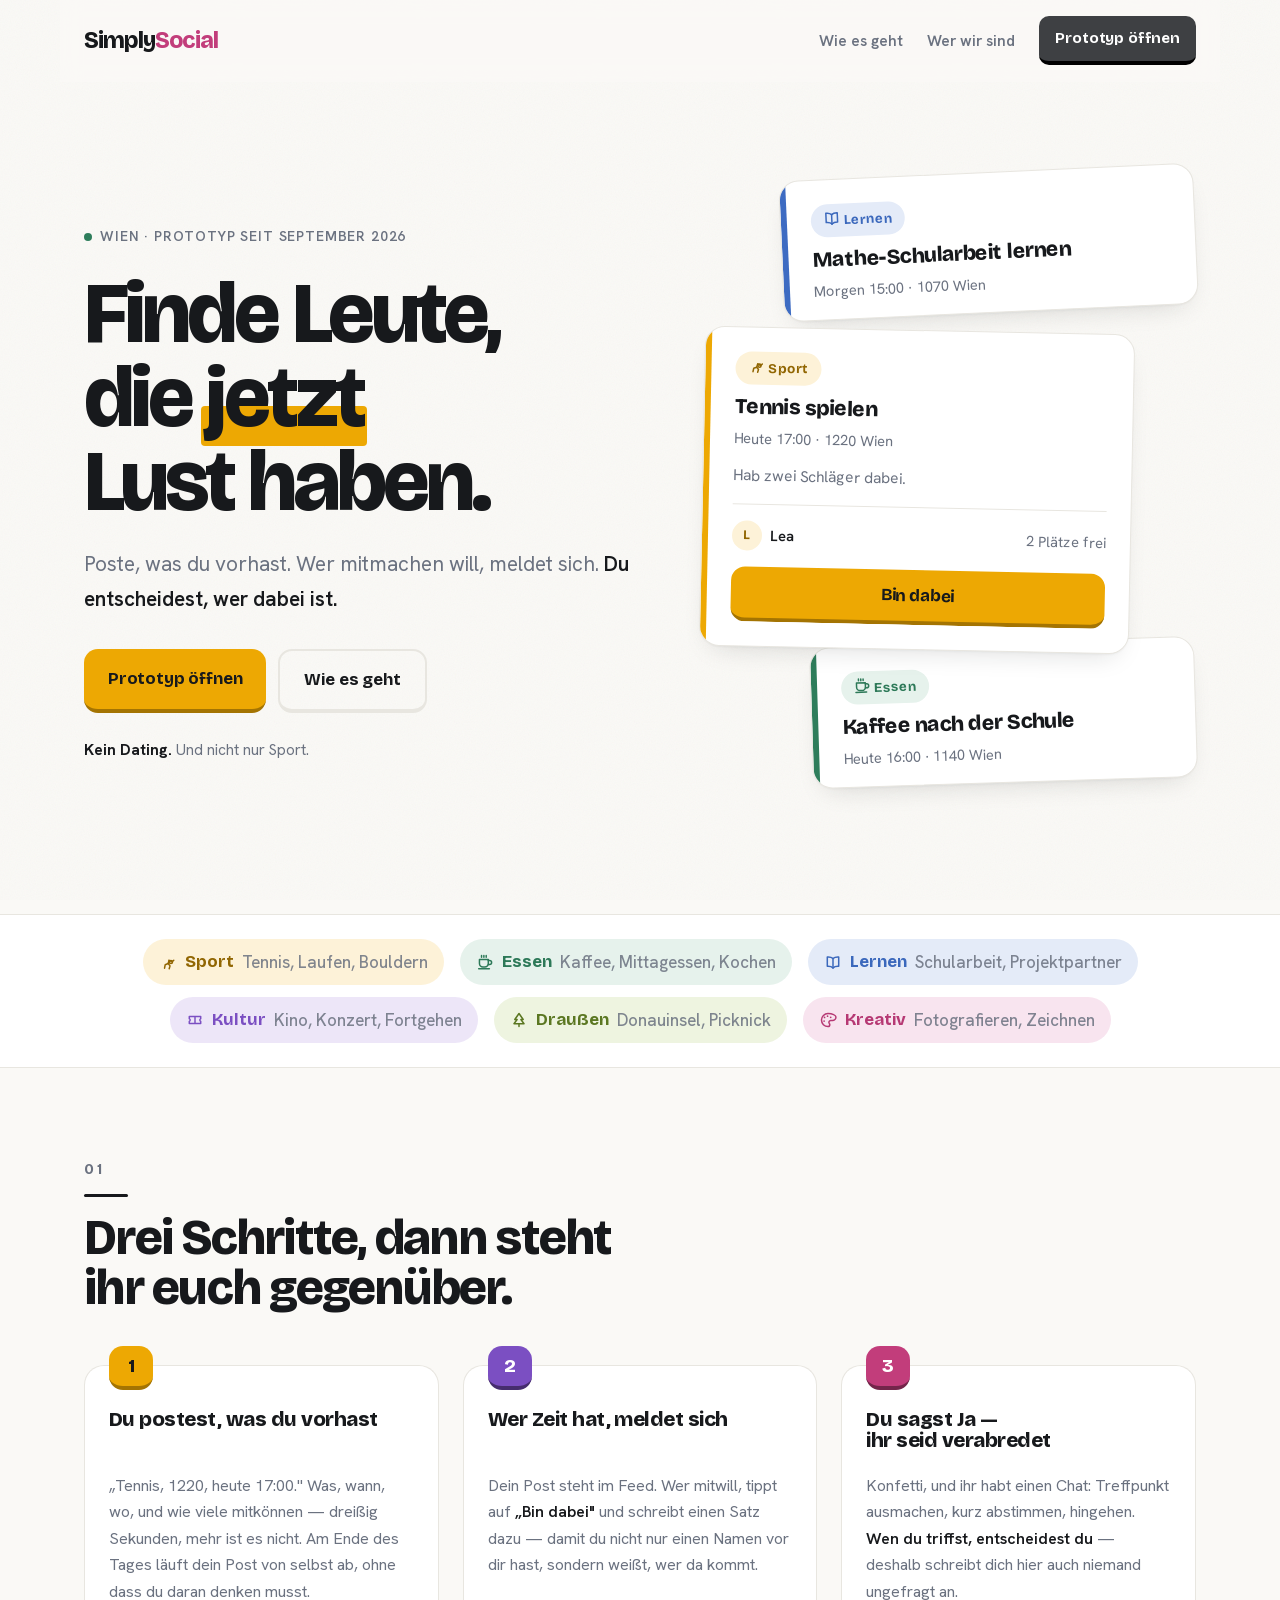
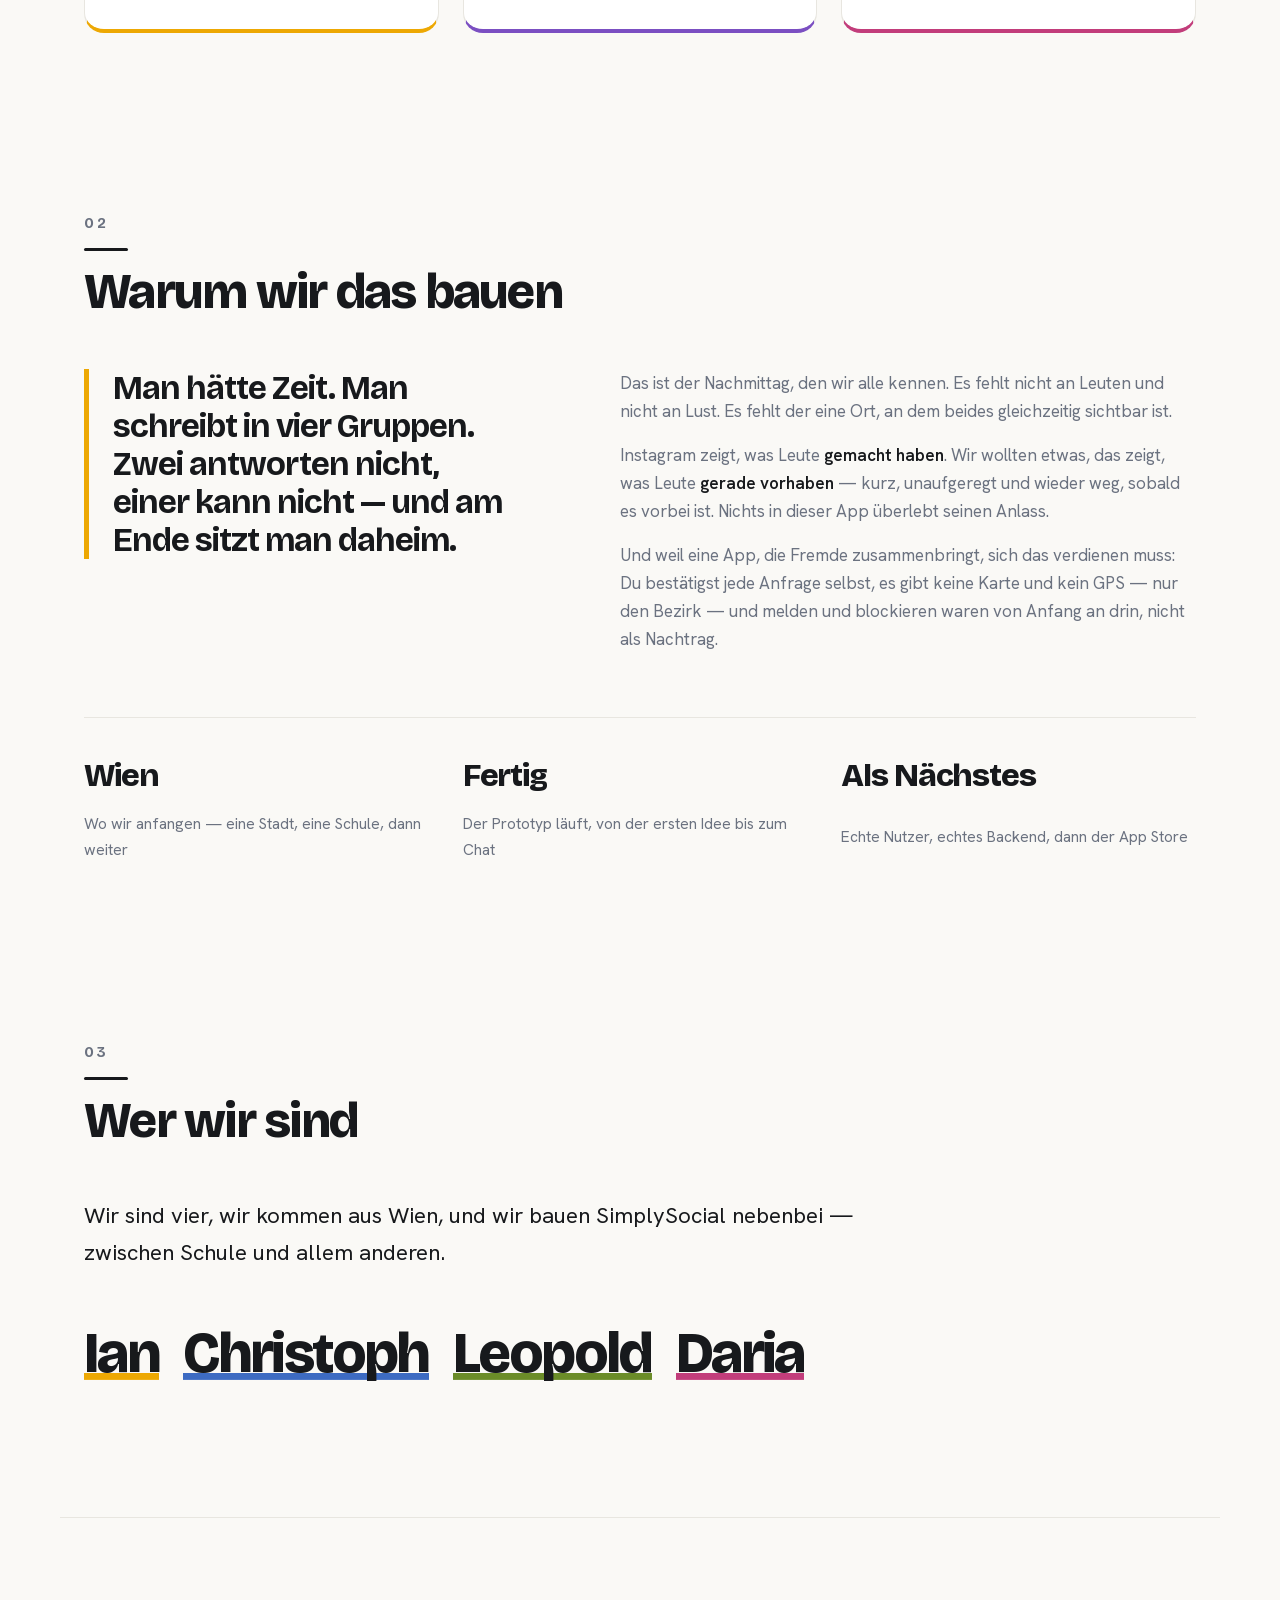
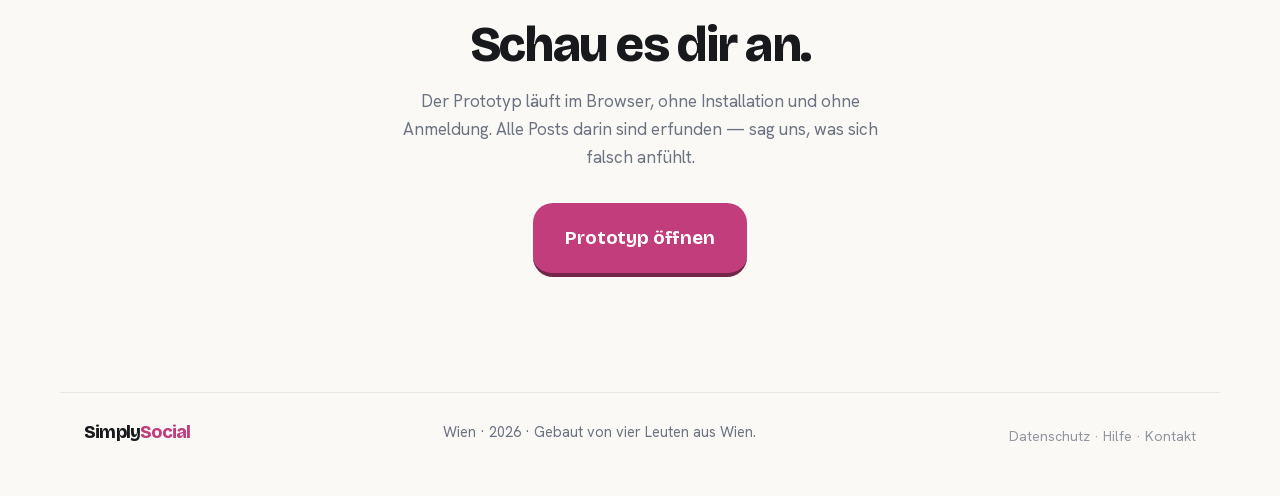
<file: index.html>
<!doctype html>
<html lang="de">
<head>
<meta charset="utf-8">
<meta name="viewport" content="width=device-width, initial-scale=1">
<title>SimplySocial — Finde Leute, die jetzt Lust haben.</title>
<meta name="description" content="Poste, was du vorhast. Wer mitmachen will, meldet sich. Du entscheidest, wer dabei ist. Eine Treff-App für Wien. Kein Dating.">
<meta name="theme-color" content="#FAF9F6">

<meta property="og:type" content="website">
<meta property="og:title" content="SimplySocial — Finde Leute, die jetzt Lust haben.">
<meta property="og:description" content="Poste, was du vorhast. Wer mitmachen will, meldet sich. Du entscheidest, wer dabei ist. Eine Treff-App für Wien.">
<meta property="og:locale" content="de_AT">
<meta name="twitter:card" content="summary_large_image">

<!-- Setzt `.js`, BEVOR das Stylesheet greift. Alles, was sich zum Auftauchen erst
     versteckt, hängt an dieser Klasse — ohne JavaScript bleibt die Seite sichtbar,
     statt weiß zu sein. -->
<script>document.documentElement.className += ' js';</script>

<link rel="stylesheet" href="schriften.css">
<link rel="stylesheet" href="stil.css">
<link rel="preload" href="schriften/BricolageGrotesque-latin-400-800.woff2" as="font" type="font/woff2" crossorigin>
<link rel="preload" href="schriften/HankenGrotesk-latin-400-700.woff2" as="font" type="font/woff2" crossorigin>
<link rel="icon" href="data:image/svg+xml,<svg xmlns='http://www.w3.org/2000/svg' viewBox='0 0 32 32'><rect width='32' height='32' rx='8' fill='%23FAF9F6'/><circle cx='12' cy='16' r='6' fill='%23EDA803'/><circle cx='20' cy='16' r='6' fill='%23C23D7B' fill-opacity='.85'/></svg>">
</head>
<body>

<a class="sprung" href="#inhalt">Zum Inhalt springen</a>

<header class="kopf" id="kopf">
  <a class="wortmarke" href="#" aria-label="SimplySocial, zum Seitenanfang">
    <span class="wm-1">Simply</span><span class="wm-2">Social</span>
  </a>
  <nav class="kopf-nav" aria-label="Hauptnavigation">
    <a href="#ablauf">Wie&nbsp;es&nbsp;geht</a>
    <a href="#wir">Wer&nbsp;wir&nbsp;sind</a>
    <a class="knopf knopf-klein" href="https://ianfhorak-jpg.github.io/simplysocial/" data-farbe="accent">Prototyp öffnen</a>
  </nav>
</header>

<main id="inhalt">

<!-- ══ HERO ═════════════════════════════════════════════════════════════════ -->
<section class="hero">
  <div class="hero-text">
    <p class="augenbraue" data-auf="1">
      <span class="punkt" aria-hidden="true"></span> Wien · Prototyp seit September 2026
    </p>
    <h1 data-auf="2">
      Finde Leute,<br>
      die <em><span>jetzt</span></em><br>
      Lust haben.
    </h1>
    <p class="fuehrung" data-auf="3">
      Poste, was du vorhast. Wer mitmachen will, meldet sich.
      <strong>Du entscheidest, wer dabei ist.</strong>
    </p>
    <div class="hero-knoepfe" data-auf="4">
      <a class="knopf" href="https://ianfhorak-jpg.github.io/simplysocial/" data-farbe="sport">
        Prototyp öffnen
      </a>
      <a class="knopf knopf-leer" href="#ablauf">Wie es geht</a>
    </div>
    <p class="kein-dating" data-auf="5">
      <strong>Kein Dating.</strong> Und nicht nur Sport.
    </p>
  </div>

  <!-- Der Stapel rechts: echte Karten aus der App, nachgebaut.
       Die mittlere ist anfassbar — das ist der Moment, um den die ganze App gebaut ist. -->
  <div class="stapel" data-auf="3" aria-label="Beispiel-Posts aus der App">
    <article class="karte karte-hinten" data-kat="study" aria-hidden="true">
      <span class="streifen"></span>
      <div class="karte-inhalt">
        <span class="pille"><span data-icon="buch"></span> Lernen</span>
        <h3>Mathe-Schularbeit lernen</h3>
        <p class="meta">Morgen 15:00 · 1070 Wien</p>
      </div>
    </article>

    <article class="karte karte-mitte" data-kat="sport" id="spiel">
      <span class="streifen"></span>
      <div class="karte-inhalt">
        <span class="pille"><span data-icon="laufen"></span> Sport</span>
        <h3>Tennis spielen</h3>
        <p class="meta">Heute 17:00 · 1220 Wien</p>
        <p class="notiz">Hab zwei Schläger dabei.</p>
        <div class="karte-fuss">
          <span class="wer"><span class="avatar">L</span> Lea</span>
          <span class="plaetze">2 Plätze frei</span>
        </div>
        <button class="knopf knopf-voll" data-farbe="sport" id="dabei">
          Bin dabei
        </button>
        <p class="verabredet" id="verabredet" hidden>
          <span class="haken" data-icon="funken" data-icon-groesse="17"></span> Ihr seid verabredet.
        </p>
      </div>
    </article>

    <article class="karte karte-vorn" data-kat="food" aria-hidden="true">
      <span class="streifen"></span>
      <div class="karte-inhalt">
        <span class="pille"><span data-icon="tasse"></span> Essen</span>
        <h3>Kaffee nach der Schule</h3>
        <p class="meta">Heute 16:00 · 1140 Wien</p>
      </div>
    </article>
  </div>
</section>

<!-- ══ KATEGORIEN ═══════════════════════════════════════════════════════════ -->
<section class="band" aria-label="Die sechs Kategorien">
  <ul class="band-liste"></ul>
</section>

<!-- ══ ABLAUF ═══════════════════════════════════════════════════════════════ -->
<section class="abschnitt" id="ablauf">
  <p class="nummer">01</p>
  <h2 class="reveal">Drei Schritte, dann steht ihr euch gegenüber.</h2>

  <ol class="schritte">
    <li class="schritt reveal" data-kat="sport">
      <span class="schritt-zahl">1</span>
      <h3>Du postest, was du vorhast</h3>
      <p>
        „Tennis, 1220, heute 17:00." Was, wann, wo, und wie viele mitkönnen —
        dreißig Sekunden, mehr ist es nicht. Am Ende des Tages läuft dein Post von
        selbst ab, ohne dass du daran denken musst.
      </p>
    </li>
    <li class="schritt reveal" data-kat="culture">
      <span class="schritt-zahl">2</span>
      <h3>Wer Zeit hat, meldet sich</h3>
      <p>
        Dein Post steht im Feed. Wer mitwill, tippt auf <strong>„Bin dabei"</strong>
        und schreibt einen Satz dazu — damit du nicht nur einen Namen vor dir hast,
        sondern weißt, wer da kommt.
      </p>
    </li>
    <li class="schritt reveal" data-kat="creative">
      <span class="schritt-zahl">3</span>
      <h3>Du sagst Ja —<br>ihr seid verabredet</h3>
      <p>
        Konfetti, und ihr habt einen Chat: Treffpunkt ausmachen, kurz abstimmen,
        hingehen. <strong>Wen du triffst, entscheidest du</strong> — deshalb schreibt
        dich hier auch niemand ungefragt an.
      </p>
    </li>
  </ol>
</section>

<!-- ══ WARUM ════════════════════════════════════════════════════════════════ -->
<section class="abschnitt abschnitt-warum" id="warum">
  <p class="nummer">02</p>
  <h2 class="reveal">Warum wir das bauen</h2>

  <div class="warum-raster">
    <blockquote class="zitat reveal">
      Man hätte Zeit. Man schreibt in vier Gruppen. Zwei antworten nicht, einer kann
      nicht — und am Ende sitzt man daheim.
    </blockquote>
    <div class="warum-text reveal">
      <p>
        Das ist der Nachmittag, den wir alle kennen. Es fehlt nicht an Leuten und
        nicht an Lust. Es fehlt der eine Ort, an dem beides gleichzeitig sichtbar ist.
      </p>
      <p>
        Instagram zeigt, was Leute <em>gemacht haben</em>. Wir wollten etwas, das zeigt,
        was Leute <em>gerade vorhaben</em> — kurz, unaufgeregt und wieder weg, sobald es
        vorbei ist. Nichts in dieser App überlebt seinen Anlass.
      </p>
      <p>
        Und weil eine App, die Fremde zusammenbringt, sich das verdienen muss:
        Du bestätigst jede Anfrage selbst, es gibt keine Karte und kein GPS —
        nur den Bezirk — und melden und blockieren waren von Anfang an drin,
        nicht als Nachtrag.
      </p>
    </div>
  </div>

  <ul class="stand">
    <li class="reveal"><span class="stand-wert">Wien</span><span class="stand-was">Wo wir anfangen — eine Stadt, eine Schule, dann weiter</span></li>
    <li class="reveal"><span class="stand-wert">Fertig</span><span class="stand-was">Der Prototyp läuft, von der ersten Idee bis zum Chat</span></li>
    <li class="reveal"><span class="stand-wert">Als&nbsp;Nächstes</span><span class="stand-was">Echte Nutzer, echtes Backend, dann der App&nbsp;Store</span></li>
  </ul>
</section>

<!-- ══ WIR ══════════════════════════════════════════════════════════════════ -->
<section class="abschnitt" id="wir">
  <p class="nummer">03</p>
  <h2 class="reveal">Wer wir sind</h2>

  <p class="wir-satz reveal">
    Wir sind vier, wir kommen aus Wien, und wir bauen SimplySocial nebenbei —
    zwischen Schule und allem anderen.
  </p>

  <ul class="namen">
    <li class="reveal" data-kat="sport"><span>Ian</span></li>
    <li class="reveal" data-kat="study"><span>Christoph</span></li>
    <li class="reveal" data-kat="outdoor"><span>Leopold</span></li>
    <li class="reveal" data-kat="creative"><span>Daria</span></li>
  </ul>
</section>

<!-- ══ SCHLUSS ══════════════════════════════════════════════════════════════ -->
<section class="schluss">
  <h2 class="reveal">Schau es dir an.</h2>
  <p class="reveal">
    Der Prototyp läuft im Browser, ohne Installation und ohne Anmeldung.
    Alle Posts darin sind erfunden — sag uns, was sich falsch anfühlt.
  </p>
  <a class="knopf knopf-gross reveal" href="https://ianfhorak-jpg.github.io/simplysocial/" data-farbe="creative">
    Prototyp öffnen
  </a>
</section>

</main>

<footer class="fuss">
  <span class="wortmarke wortmarke-klein">
    <span class="wm-1">Simply</span><span class="wm-2">Social</span>
  </span>
  <!-- ⚠️ Hier stand bis zum 2026-09-28: „Ein früher Prototyp, keine fertige App."
       Ians Entscheidung an dem Tag: umschreiben, BEVOR die App im Store ist.
       Grund: Apple weist Apps zurück, die sich als Beta ausgeben, und ein
       Prüfer kommt über die Hilfe-Seite hierher. Der Satz war nicht falsch,
       aber er wird es am Tag der Freigabe — und dann denkt niemand daran.
       🔴 Das Wort steht weiter SECHSMAL im Seitentext darüber. Das ist ein
       eigener Auftrag (Projekt 34), kein Nachtrag hier. -->
  <p>Wien · 2026 · Gebaut von vier Leuten aus Wien.</p>
  <!-- Diese zwei Adressen stehen ab dem 2026-09-28 im App-Store-Eintrag. Apple
       ruft sie direkt auf, und ein toter Link dort ist ein Ablehnungsgrund
       (Guideline 1.5). Wer sie umbenennt, benennt sie auch bei Apple um —
       `npm run asc texte` liest sie aus `simplysocial/scripts/storetexte.md`. -->
  <p class="fuss-rechtlich">
    <a href="datenschutz.html">Datenschutz</a> ·
    <a href="hilfe.html">Hilfe</a> ·
    <a href="mailto:ian.fhorak@gmail.com">Kontakt</a>
  </p>
</footer>

<div class="konfetti-buehne" id="konfetti" aria-hidden="true"></div>

<script src="icons.js"></script>
<script src="seite.js"></script>
</body>
</html>
</file>
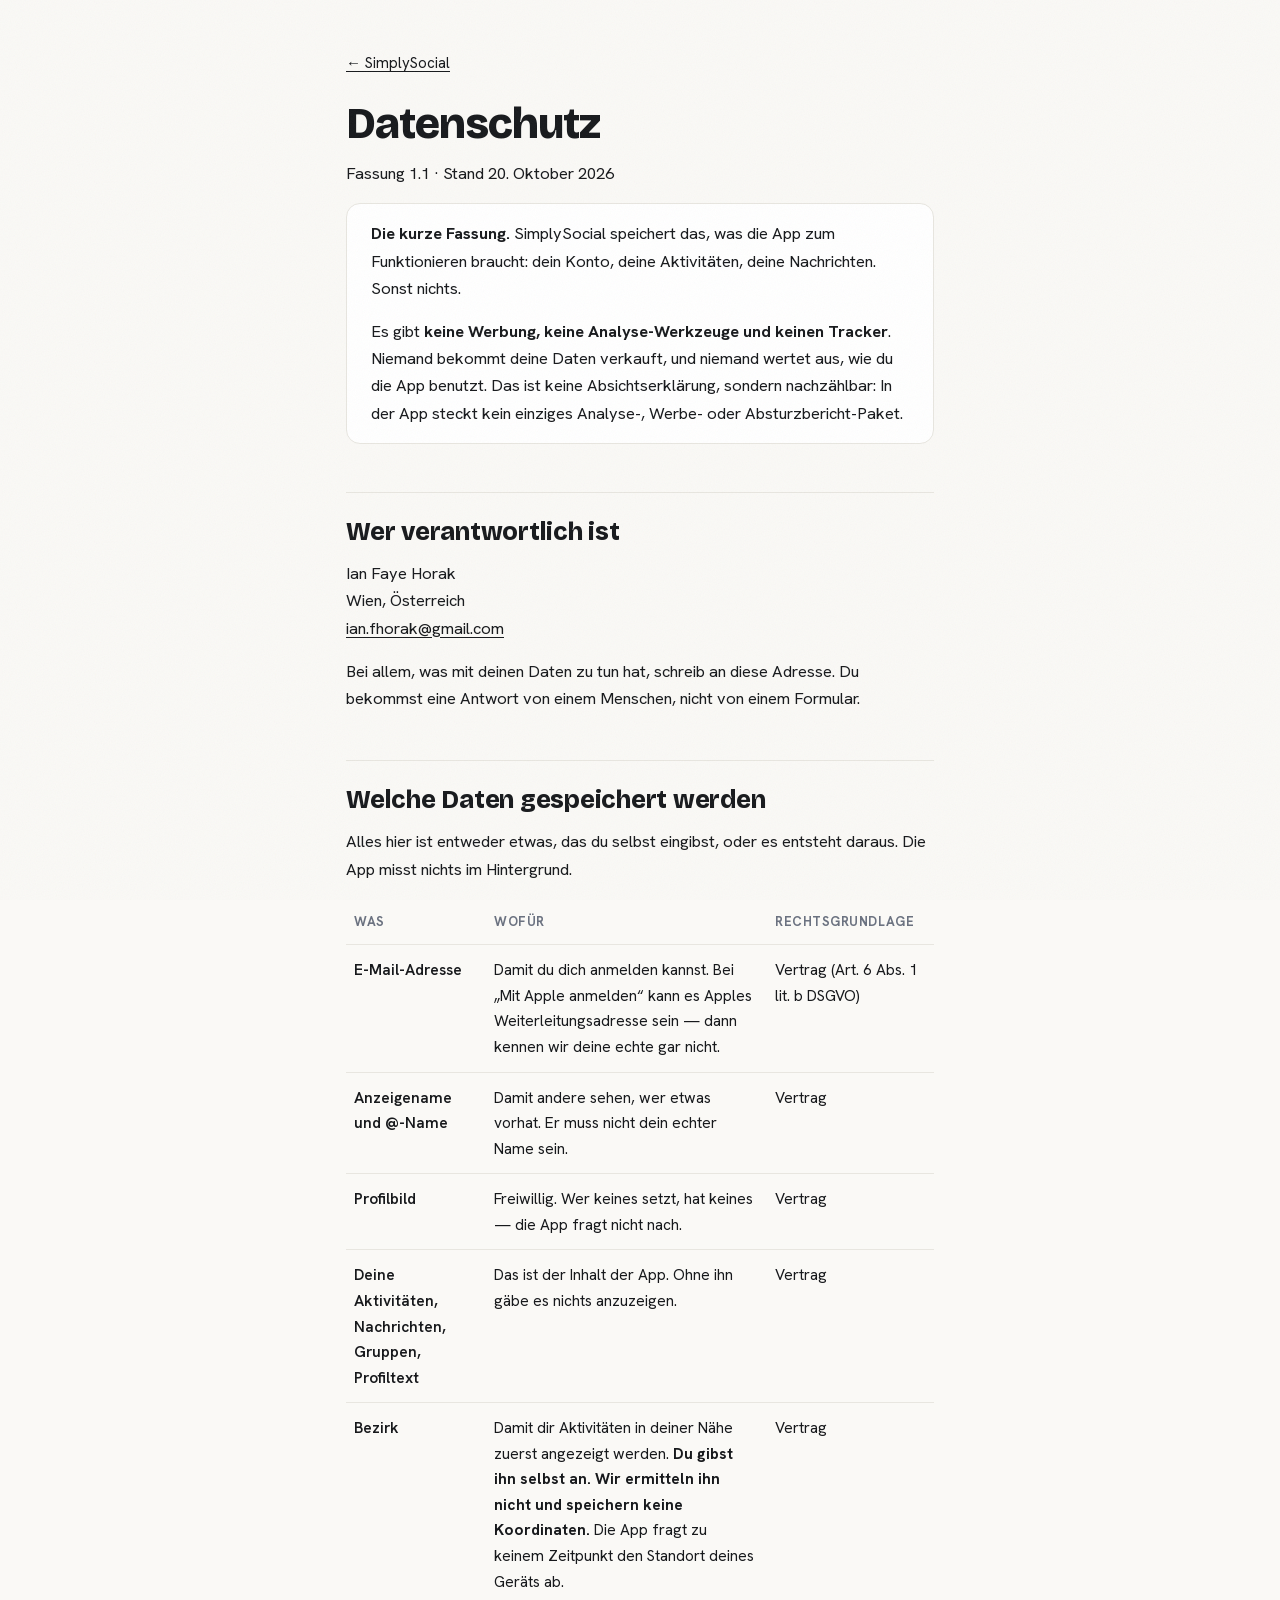
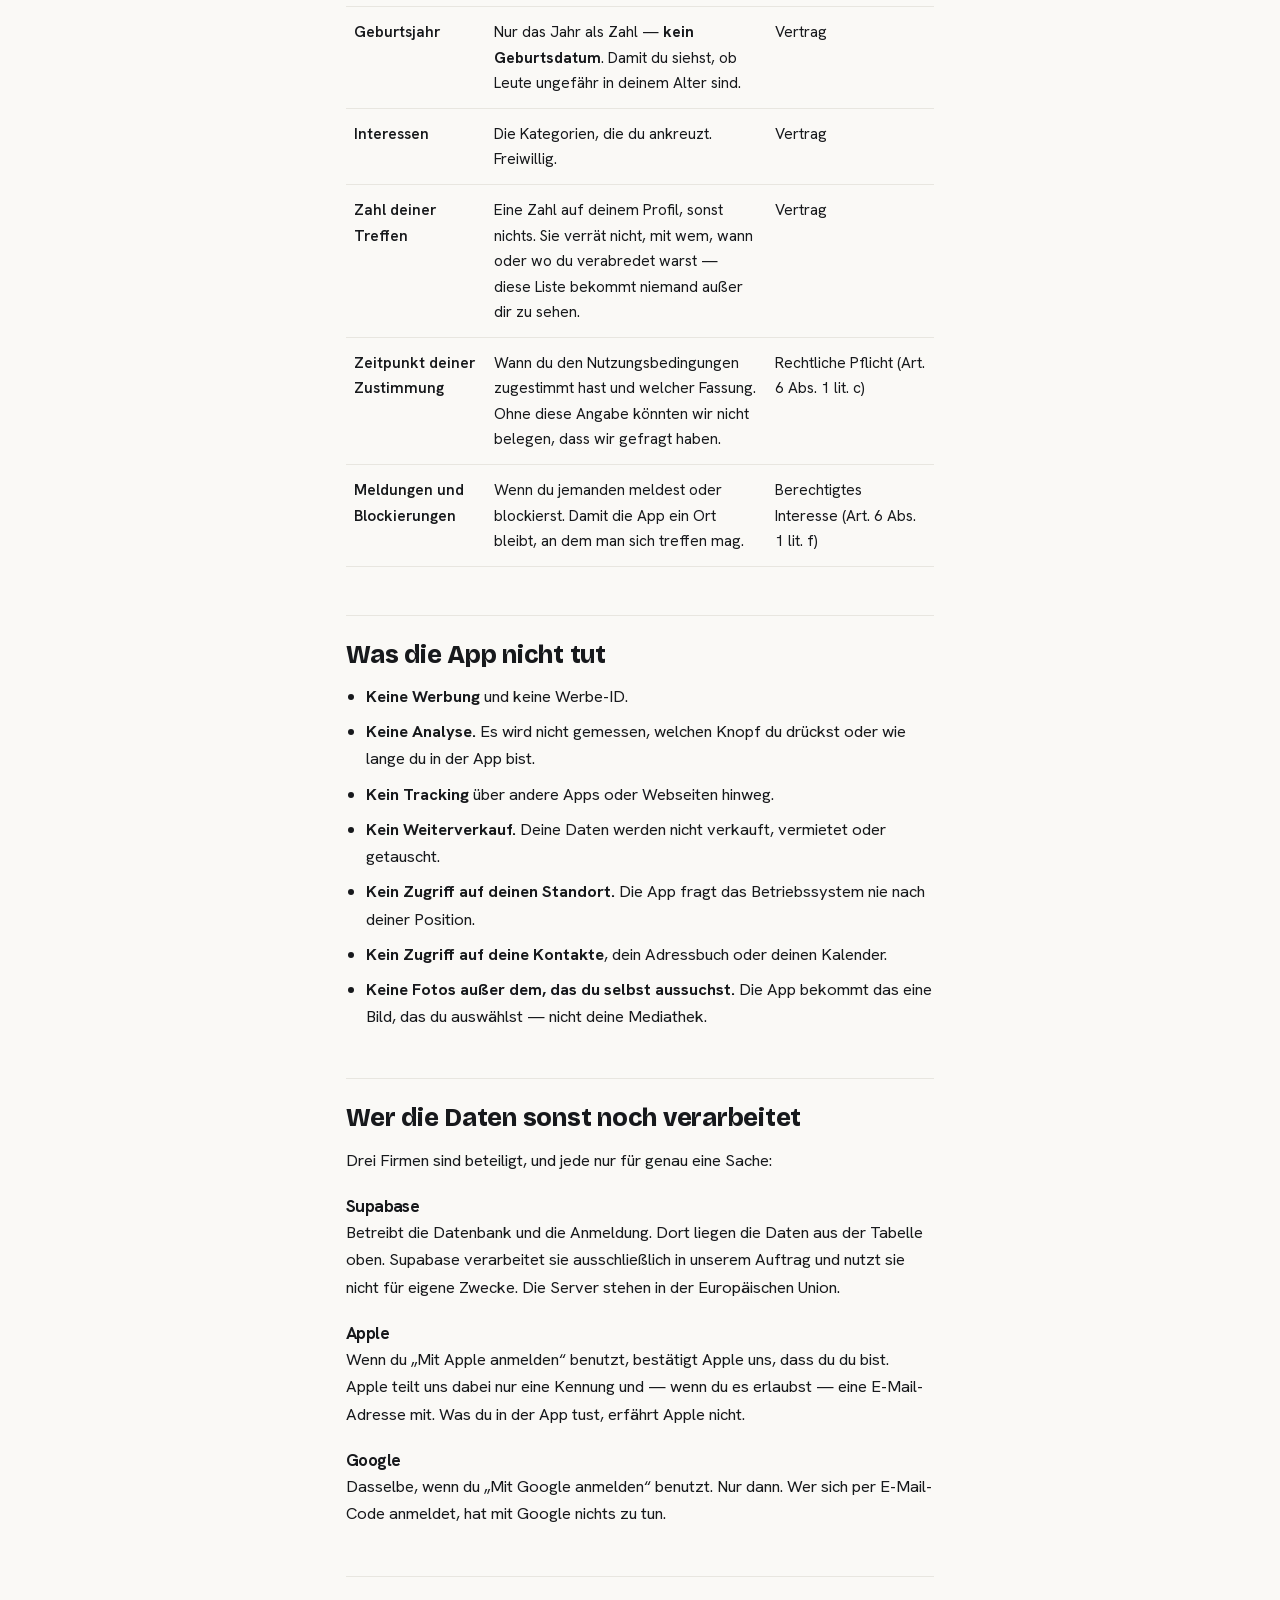
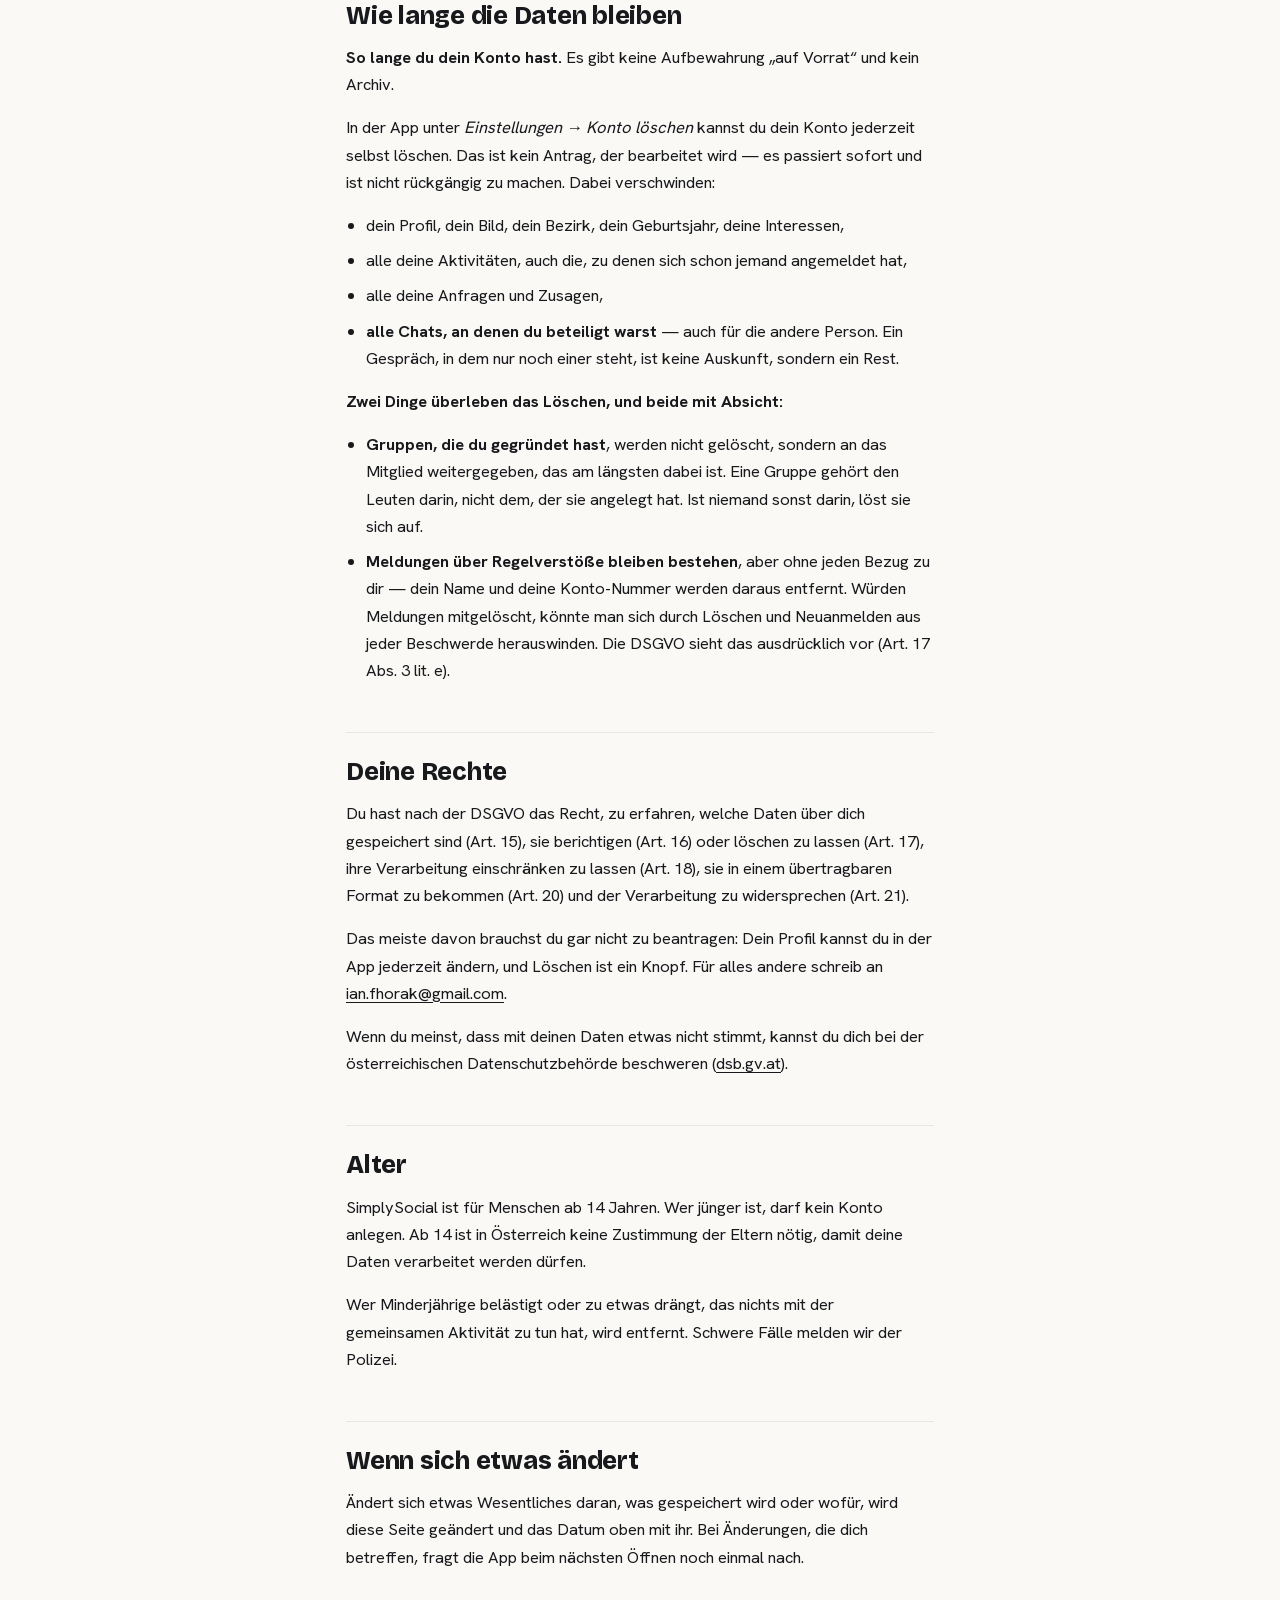
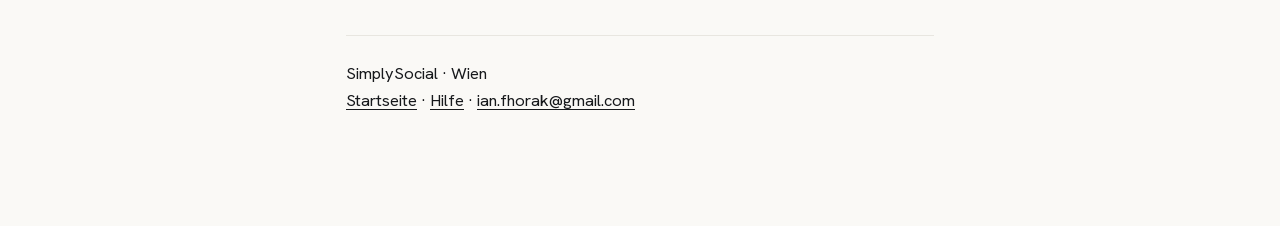
<file: datenschutz.html>
<!doctype html>
<html lang="de">
<head>
<meta charset="utf-8">
<meta name="viewport" content="width=device-width, initial-scale=1">
<title>Datenschutz — SimplySocial</title>
<meta name="description" content="Welche Daten SimplySocial speichert, wofür, wie lange — und was mit ihnen nicht passiert.">
<meta name="theme-color" content="#FAF9F6">
<meta name="robots" content="index, follow">

<link rel="stylesheet" href="schriften.css">
<link rel="stylesheet" href="stil.css">
<link rel="stylesheet" href="unterseite.css">
<link rel="icon" href="data:image/svg+xml,<svg xmlns='http://www.w3.org/2000/svg' viewBox='0 0 32 32'><rect width='32' height='32' rx='8' fill='%23FAF9F6'/><circle cx='12' cy='16' r='6' fill='%23EDA803'/><circle cx='20' cy='16' r='6' fill='%23C23D7B' fill-opacity='.85'/></svg>">
</head>
<body>

<main class="rt">

<a class="rt-zurueck" href="./">← SimplySocial</a>

<h1>Datenschutz</h1>
<p class="rt-stand">Fassung 1.1 · Stand 20. Oktober 2026</p>

<div class="rt-kasten">
  <p><strong>Die kurze Fassung.</strong> SimplySocial speichert das, was die App zum
  Funktionieren braucht: dein Konto, deine Aktivitäten, deine Nachrichten. Sonst nichts.</p>
  <p>Es gibt <strong>keine Werbung, keine Analyse-Werkzeuge und keinen Tracker</strong>.
  Niemand bekommt deine Daten verkauft, und niemand wertet aus, wie du die App benutzt.
  Das ist keine Absichtserklärung, sondern nachzählbar: In der App steckt kein einziges
  Analyse-, Werbe- oder Absturzbericht-Paket.</p>
</div>

<h2>Wer verantwortlich ist</h2>

<p>
  Ian Faye Horak<br>
  Wien, Österreich<br>
  <a href="mailto:ian.fhorak@gmail.com">ian.fhorak@gmail.com</a>
</p>

<p>Bei allem, was mit deinen Daten zu tun hat, schreib an diese Adresse. Du bekommst
eine Antwort von einem Menschen, nicht von einem Formular.</p>

<h2>Welche Daten gespeichert werden</h2>

<p>Alles hier ist entweder etwas, das du selbst eingibst, oder es entsteht daraus. Die
App misst nichts im Hintergrund.</p>

<table class="rt-tab">
  <thead>
    <tr><th>Was</th><th>Wofür</th><th>Rechtsgrundlage</th></tr>
  </thead>
  <tbody>
    <tr>
      <td>E-Mail-Adresse</td>
      <td data-k="Wofür">Damit du dich anmelden kannst. Bei „Mit Apple anmelden“ kann es Apples
      Weiterleitungsadresse sein — dann kennen wir deine echte gar nicht.</td>
      <td data-k="Grundlage">Vertrag (Art. 6 Abs. 1 lit. b DSGVO)</td>
    </tr>
    <tr>
      <td>Anzeigename und @-Name</td>
      <td data-k="Wofür">Damit andere sehen, wer etwas vorhat. Er muss nicht dein echter Name sein.</td>
      <td data-k="Grundlage">Vertrag</td>
    </tr>
    <tr>
      <td>Profilbild</td>
      <td data-k="Wofür">Freiwillig. Wer keines setzt, hat keines — die App fragt nicht nach.</td>
      <td data-k="Grundlage">Vertrag</td>
    </tr>
    <tr>
      <td>Deine Aktivitäten, Nachrichten, Gruppen, Profiltext</td>
      <td data-k="Wofür">Das ist der Inhalt der App. Ohne ihn gäbe es nichts anzuzeigen.</td>
      <td data-k="Grundlage">Vertrag</td>
    </tr>
    <tr>
      <td>Bezirk</td>
      <td data-k="Wofür">Damit dir Aktivitäten in deiner Nähe zuerst angezeigt werden.
      <strong>Du gibst ihn selbst an. Wir ermitteln ihn nicht und speichern keine
      Koordinaten.</strong> Die App fragt zu keinem Zeitpunkt den Standort deines
      Geräts ab.</td>
      <td data-k="Grundlage">Vertrag</td>
    </tr>
    <tr>
      <td>Geburtsjahr</td>
      <td data-k="Wofür">Nur das Jahr als Zahl — <strong>kein Geburtsdatum</strong>. Damit du siehst,
      ob Leute ungefähr in deinem Alter sind.</td>
      <td data-k="Grundlage">Vertrag</td>
    </tr>
    <tr>
      <td>Interessen</td>
      <td data-k="Wofür">Die Kategorien, die du ankreuzt. Freiwillig.</td>
      <td data-k="Grundlage">Vertrag</td>
    </tr>
    <tr>
      <td>Zahl deiner Treffen</td>
      <td data-k="Wofür">Eine Zahl auf deinem Profil, sonst nichts. Sie verrät nicht, mit wem, wann
      oder wo du verabredet warst — diese Liste bekommt niemand außer dir zu sehen.</td>
      <td data-k="Grundlage">Vertrag</td>
    </tr>
    <tr>
      <td>Zeitpunkt deiner Zustimmung</td>
      <td data-k="Wofür">Wann du den Nutzungsbedingungen zugestimmt hast und welcher Fassung.
      Ohne diese Angabe könnten wir nicht belegen, dass wir gefragt haben.</td>
      <td data-k="Grundlage">Rechtliche Pflicht (Art. 6 Abs. 1 lit. c)</td>
    </tr>
    <tr>
      <td>Meldungen und Blockierungen</td>
      <td data-k="Wofür">Wenn du jemanden meldest oder blockierst. Damit die App ein Ort bleibt,
      an dem man sich treffen mag.</td>
      <td data-k="Grundlage">Berechtigtes Interesse (Art. 6 Abs. 1 lit. f)</td>
    </tr>
  </tbody>
</table>

<h2>Was die App nicht tut</h2>

<ul>
  <li><strong>Keine Werbung</strong> und keine Werbe-ID.</li>
  <li><strong>Keine Analyse.</strong> Es wird nicht gemessen, welchen Knopf du drückst
  oder wie lange du in der App bist.</li>
  <li><strong>Kein Tracking</strong> über andere Apps oder Webseiten hinweg.</li>
  <li><strong>Kein Weiterverkauf.</strong> Deine Daten werden nicht verkauft, vermietet
  oder getauscht.</li>
  <li><strong>Kein Zugriff auf deinen Standort.</strong> Die App fragt das Betriebssystem
  nie nach deiner Position.</li>
  <li><strong>Kein Zugriff auf deine Kontakte</strong>, dein Adressbuch oder deinen Kalender.</li>
  <li><strong>Keine Fotos außer dem, das du selbst aussuchst.</strong> Die App bekommt
  das eine Bild, das du auswählst — nicht deine Mediathek.</li>
</ul>

<h2>Wer die Daten sonst noch verarbeitet</h2>

<p>Drei Firmen sind beteiligt, und jede nur für genau eine Sache:</p>

<h3>Supabase</h3>
<p>Betreibt die Datenbank und die Anmeldung. Dort liegen die Daten aus der Tabelle oben.
Supabase verarbeitet sie ausschließlich in unserem Auftrag und nutzt sie nicht für eigene
Zwecke. Die Server stehen in der Europäischen Union.</p>

<h3>Apple</h3>
<p>Wenn du „Mit Apple anmelden“ benutzt, bestätigt Apple uns, dass du du bist. Apple
teilt uns dabei nur eine Kennung und — wenn du es erlaubst — eine E-Mail-Adresse mit.
Was du in der App tust, erfährt Apple nicht.</p>

<h3>Google</h3>
<p>Dasselbe, wenn du „Mit Google anmelden“ benutzt. Nur dann. Wer sich per E-Mail-Code
anmeldet, hat mit Google nichts zu tun.</p>

<h2>Wie lange die Daten bleiben</h2>

<p><strong>So lange du dein Konto hast.</strong> Es gibt keine Aufbewahrung „auf Vorrat“
und kein Archiv.</p>

<p>In der App unter <em>Einstellungen → Konto löschen</em> kannst du dein Konto jederzeit
selbst löschen. Das ist kein Antrag, der bearbeitet wird — es passiert sofort und ist
nicht rückgängig zu machen. Dabei verschwinden:</p>

<ul>
  <li>dein Profil, dein Bild, dein Bezirk, dein Geburtsjahr, deine Interessen,</li>
  <li>alle deine Aktivitäten, auch die, zu denen sich schon jemand angemeldet hat,</li>
  <li>alle deine Anfragen und Zusagen,</li>
  <li><strong>alle Chats, an denen du beteiligt warst</strong> — auch für die andere Person.
  Ein Gespräch, in dem nur noch einer steht, ist keine Auskunft, sondern ein Rest.</li>
</ul>

<p><strong>Zwei Dinge überleben das Löschen, und beide mit Absicht:</strong></p>

<ul>
  <li><strong>Gruppen, die du gegründet hast</strong>, werden nicht gelöscht, sondern an
  das Mitglied weitergegeben, das am längsten dabei ist. Eine Gruppe gehört den Leuten
  darin, nicht dem, der sie angelegt hat. Ist niemand sonst darin, löst sie sich auf.</li>
  <li><strong>Meldungen über Regelverstöße bleiben bestehen</strong>, aber ohne jeden
  Bezug zu dir — dein Name und deine Konto-Nummer werden daraus entfernt. Würden
  Meldungen mitgelöscht, könnte man sich durch Löschen und Neuanmelden aus jeder
  Beschwerde herauswinden. Die DSGVO sieht das ausdrücklich vor
  (Art. 17 Abs. 3 lit. e).</li>
</ul>

<h2>Deine Rechte</h2>

<p>Du hast nach der DSGVO das Recht, zu erfahren, welche Daten über dich gespeichert
sind (Art. 15), sie berichtigen (Art. 16) oder löschen zu lassen (Art. 17), ihre
Verarbeitung einschränken zu lassen (Art. 18), sie in einem übertragbaren Format zu
bekommen (Art. 20) und der Verarbeitung zu widersprechen (Art. 21).</p>

<p>Das meiste davon brauchst du gar nicht zu beantragen: Dein Profil kannst du in der
App jederzeit ändern, und Löschen ist ein Knopf. Für alles andere schreib an
<a href="mailto:ian.fhorak@gmail.com">ian.fhorak@gmail.com</a>.</p>

<p>Wenn du meinst, dass mit deinen Daten etwas nicht stimmt, kannst du dich bei der
österreichischen Datenschutzbehörde beschweren
(<a href="https://www.dsb.gv.at" rel="noopener">dsb.gv.at</a>).</p>

<h2>Alter</h2>

<p>SimplySocial ist für Menschen ab 14 Jahren. Wer jünger ist, darf kein Konto
anlegen. Ab 14 ist in Österreich keine Zustimmung der Eltern nötig, damit deine Daten
verarbeitet werden dürfen.</p>

<p>Wer Minderjährige belästigt oder zu etwas drängt, das nichts mit der gemeinsamen
Aktivität zu tun hat, wird entfernt. Schwere Fälle melden wir der Polizei.</p>

<h2>Wenn sich etwas ändert</h2>

<p>Ändert sich etwas Wesentliches daran, was gespeichert wird oder wofür, wird diese
Seite geändert und das Datum oben mit ihr. Bei Änderungen, die dich betreffen, fragt
die App beim nächsten Öffnen noch einmal nach.</p>

<div class="rt-fuss">
  <p>SimplySocial · Wien<br>
  <a href="./">Startseite</a> · <a href="hilfe.html">Hilfe</a> ·
  <a href="mailto:ian.fhorak@gmail.com">ian.fhorak@gmail.com</a></p>
</div>

</main>

</body>
</html>
</file>
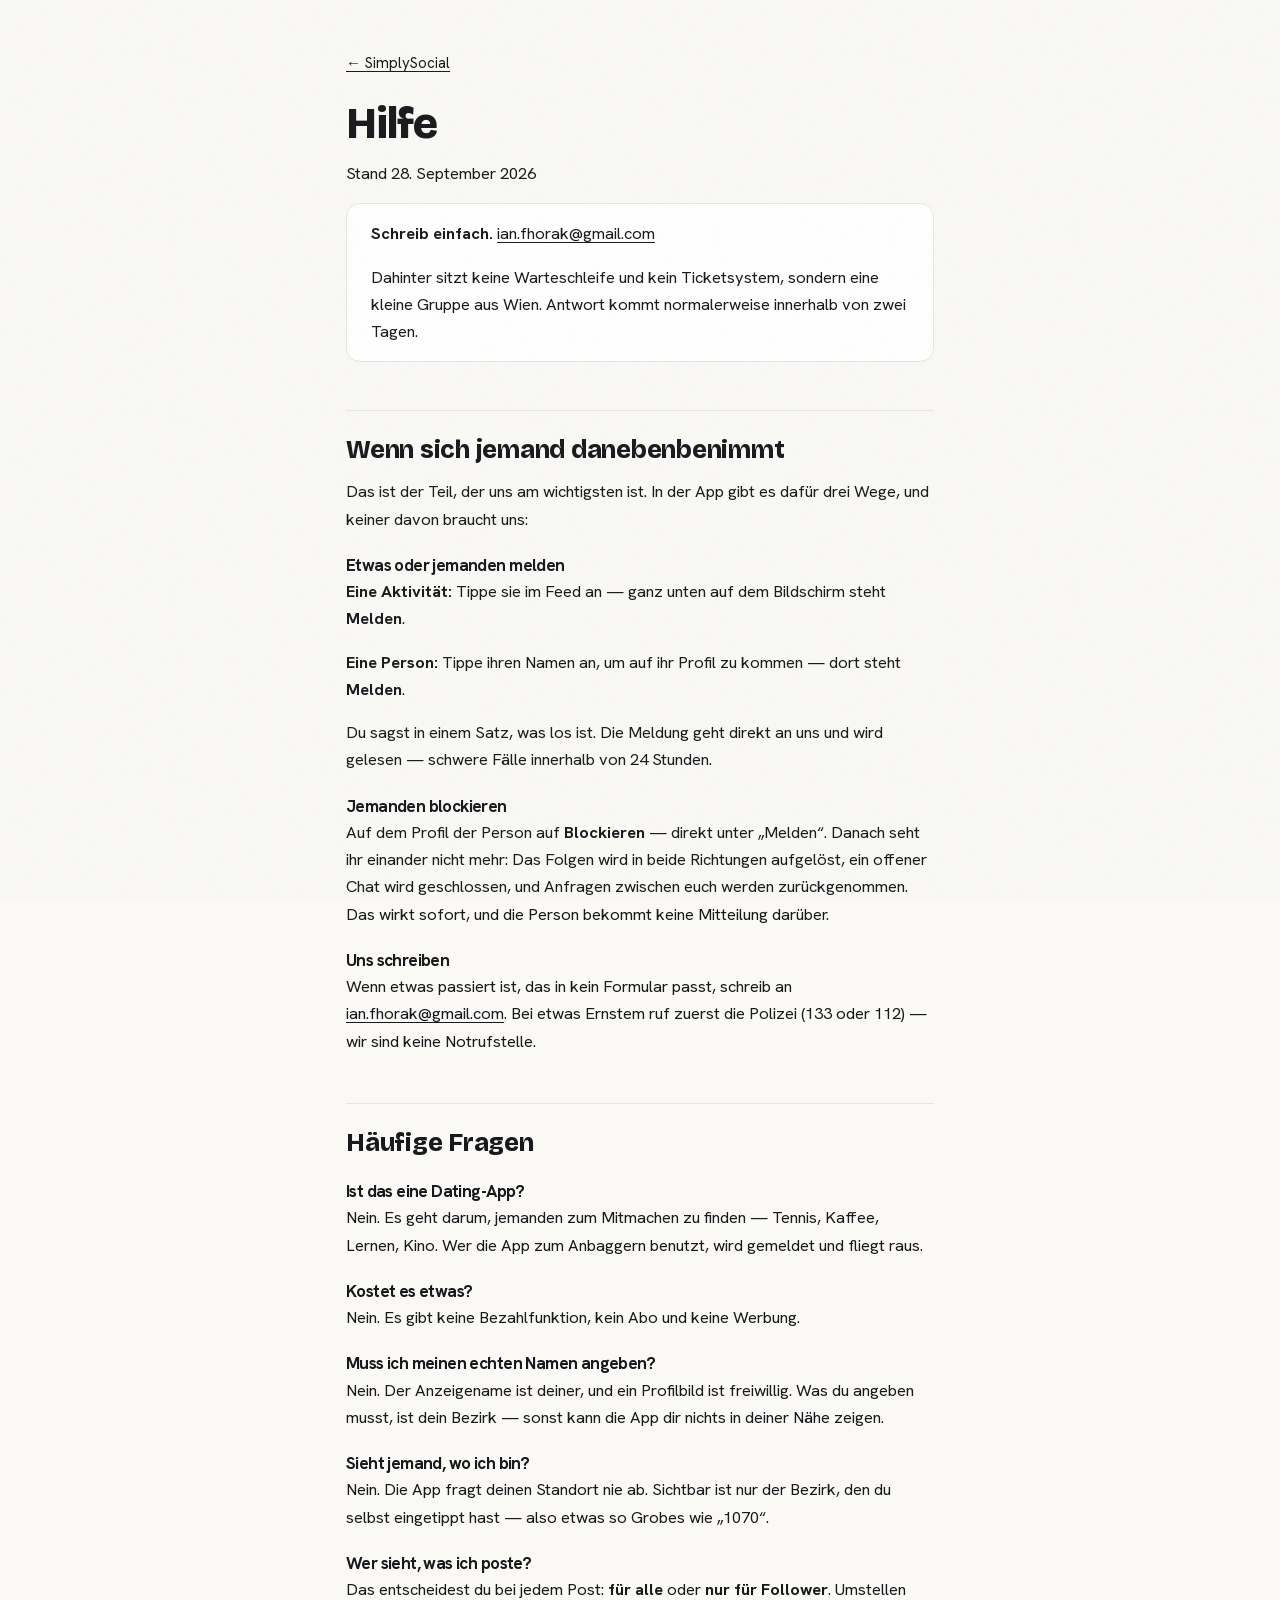
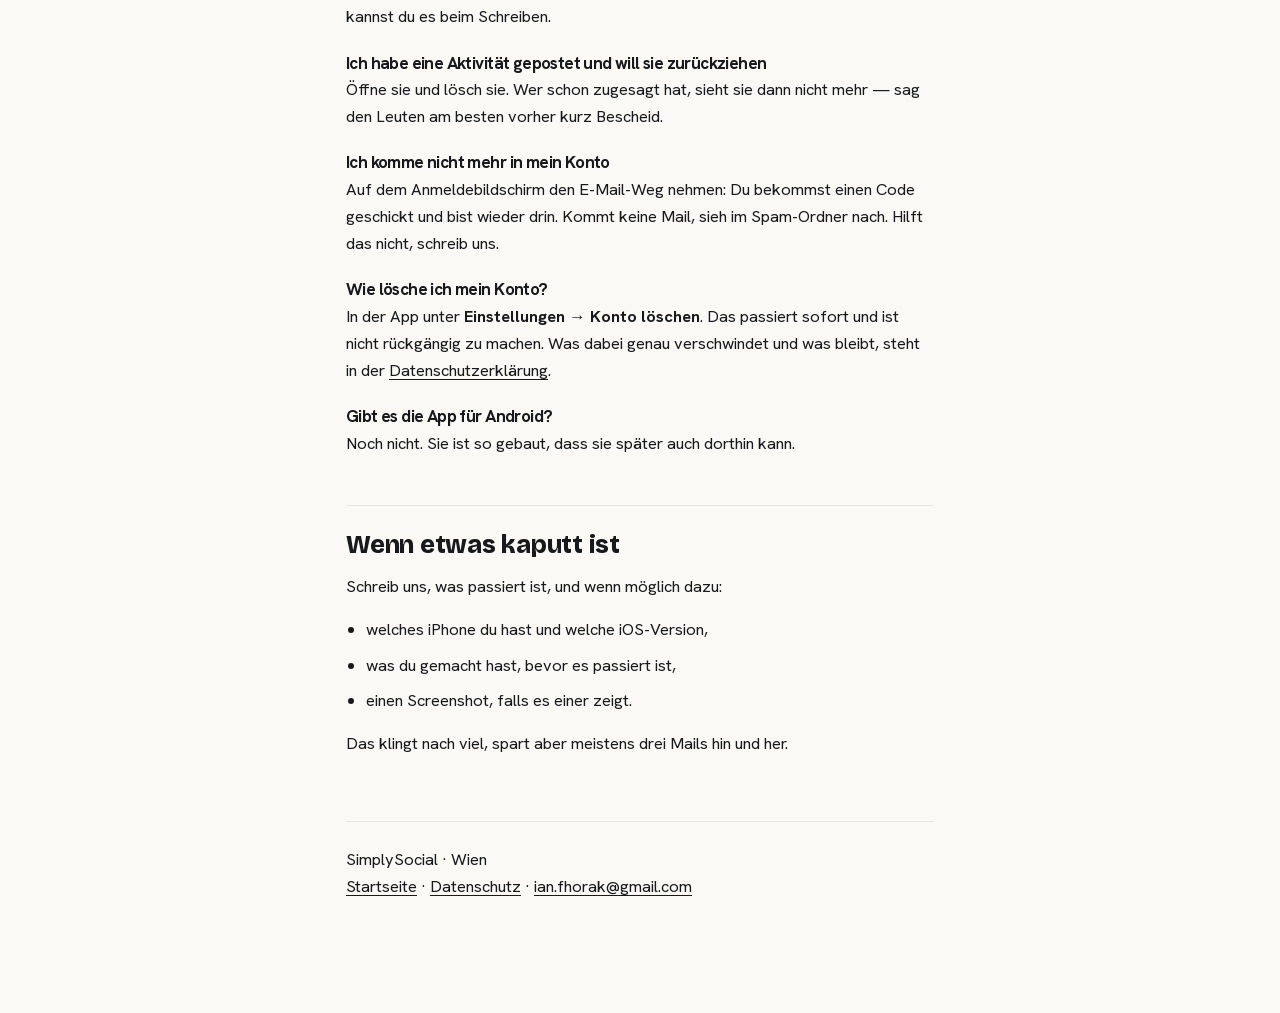
<file: hilfe.html>
<!doctype html>
<html lang="de">
<head>
<meta charset="utf-8">
<meta name="viewport" content="width=device-width, initial-scale=1">
<title>Hilfe — SimplySocial</title>
<meta name="description" content="Fragen zu SimplySocial, Hilfe bei Problemen, jemanden melden oder blockieren, Konto löschen.">
<meta name="theme-color" content="#FAF9F6">
<meta name="robots" content="index, follow">

<link rel="stylesheet" href="schriften.css">
<link rel="stylesheet" href="stil.css">
<link rel="stylesheet" href="unterseite.css">
<link rel="icon" href="data:image/svg+xml,<svg xmlns='http://www.w3.org/2000/svg' viewBox='0 0 32 32'><rect width='32' height='32' rx='8' fill='%23FAF9F6'/><circle cx='12' cy='16' r='6' fill='%23EDA803'/><circle cx='20' cy='16' r='6' fill='%23C23D7B' fill-opacity='.85'/></svg>">
</head>
<body>

<main class="rt">

<a class="rt-zurueck" href="./">← SimplySocial</a>

<h1>Hilfe</h1>
<p class="rt-stand">Stand 28. September 2026</p>

<div class="rt-kasten">
  <p><strong>Schreib einfach.</strong> <a href="mailto:ian.fhorak@gmail.com">ian.fhorak@gmail.com</a></p>
  <p>Dahinter sitzt keine Warteschleife und kein Ticketsystem, sondern eine kleine
  Gruppe aus Wien. Antwort kommt normalerweise innerhalb von zwei Tagen.</p>
</div>

<h2>Wenn sich jemand danebenbenimmt</h2>

<p>Das ist der Teil, der uns am wichtigsten ist. In der App gibt es dafür drei Wege,
und keiner davon braucht uns:</p>

<h3>Etwas oder jemanden melden</h3>
<p><strong>Eine Aktivität:</strong> Tippe sie im Feed an — ganz unten auf dem Bildschirm
steht <strong>Melden</strong>.</p>
<p><strong>Eine Person:</strong> Tippe ihren Namen an, um auf ihr Profil zu kommen —
dort steht <strong>Melden</strong>.</p>
<p>Du sagst in einem Satz, was los ist. Die Meldung geht direkt an uns und wird
gelesen — schwere Fälle innerhalb von 24 Stunden.</p>

<h3>Jemanden blockieren</h3>
<p>Auf dem Profil der Person auf <strong>Blockieren</strong> — direkt unter
„Melden“. Danach seht ihr einander nicht mehr: Das Folgen wird in beide Richtungen
aufgelöst, ein offener Chat wird geschlossen, und Anfragen zwischen euch werden
zurückgenommen. Das wirkt sofort, und die Person bekommt keine Mitteilung darüber.</p>

<h3>Uns schreiben</h3>
<p>Wenn etwas passiert ist, das in kein Formular passt, schreib an
<a href="mailto:ian.fhorak@gmail.com">ian.fhorak@gmail.com</a>. Bei etwas Ernstem
ruf zuerst die Polizei (133 oder 112) — wir sind keine Notrufstelle.</p>

<h2>Häufige Fragen</h2>

<h3>Ist das eine Dating-App?</h3>
<p>Nein. Es geht darum, jemanden zum Mitmachen zu finden — Tennis, Kaffee, Lernen,
Kino. Wer die App zum Anbaggern benutzt, wird gemeldet und fliegt raus.</p>

<h3>Kostet es etwas?</h3>
<p>Nein. Es gibt keine Bezahlfunktion, kein Abo und keine Werbung.</p>

<h3>Muss ich meinen echten Namen angeben?</h3>
<p>Nein. Der Anzeigename ist deiner, und ein Profilbild ist freiwillig. Was du angeben
musst, ist dein Bezirk — sonst kann die App dir nichts in deiner Nähe zeigen.</p>

<h3>Sieht jemand, wo ich bin?</h3>
<p>Nein. Die App fragt deinen Standort nie ab. Sichtbar ist nur der Bezirk, den du
selbst eingetippt hast — also etwas so Grobes wie „1070“.</p>

<h3>Wer sieht, was ich poste?</h3>
<p>Das entscheidest du bei jedem Post: <strong>für alle</strong> oder <strong>nur für
Follower</strong>. Umstellen kannst du es beim Schreiben.</p>

<h3>Ich habe eine Aktivität gepostet und will sie zurückziehen</h3>
<p>Öffne sie und lösch sie. Wer schon zugesagt hat, sieht sie dann nicht mehr — sag
den Leuten am besten vorher kurz Bescheid.</p>

<h3>Ich komme nicht mehr in mein Konto</h3>
<p>Auf dem Anmeldebildschirm den E-Mail-Weg nehmen: Du bekommst einen Code geschickt
und bist wieder drin. Kommt keine Mail, sieh im Spam-Ordner nach. Hilft das nicht,
schreib uns.</p>

<h3>Wie lösche ich mein Konto?</h3>
<p>In der App unter <strong>Einstellungen → Konto löschen</strong>. Das passiert
sofort und ist nicht rückgängig zu machen. Was dabei genau verschwindet und was
bleibt, steht in der <a href="datenschutz.html">Datenschutzerklärung</a>.</p>

<h3>Gibt es die App für Android?</h3>
<p>Noch nicht. Sie ist so gebaut, dass sie später auch dorthin kann.</p>

<h2>Wenn etwas kaputt ist</h2>

<p>Schreib uns, was passiert ist, und wenn möglich dazu:</p>

<ul>
  <li>welches iPhone du hast und welche iOS-Version,</li>
  <li>was du gemacht hast, bevor es passiert ist,</li>
  <li>einen Screenshot, falls es einer zeigt.</li>
</ul>

<p>Das klingt nach viel, spart aber meistens drei Mails hin und her.</p>

<div class="rt-fuss">
  <p>SimplySocial · Wien<br>
  <a href="./">Startseite</a> · <a href="datenschutz.html">Datenschutz</a> ·
  <a href="mailto:ian.fhorak@gmail.com">ian.fhorak@gmail.com</a></p>
</div>

</main>

</body>
</html>
</file>
<file: schriften.css>
/* Selbst gehostet, nicht von Google geladen.
   Wer Google Fonts direkt einbindet, schickt die IP-Adresse jedes Besuchers an
   Google. In der EU ist das ein DSGVO-Problem (LG München, Urteil 2022) — und
   ausgerechnet dieses Projekt führt die DSGVO als offenen Punkt
   (_FUER_IAN/OFFENE_SACHEN.md, Punkt 1). Es wäre schräg, auf der Seite, die das
   Projekt vorstellt, dagegen zu verstoßen.

   Beides Variable Fonts: EINE Datei deckt alle Gewichte von 400 bis 800 ab.
   Vier statische Schnitte wären mehr Bytes und mehr Anfragen.
   Erzeugt aus der Google-Fonts-API, nur latin + latin-ext. */

/* latin-ext */
@font-face {
  font-family: 'Bricolage Grotesque';
  font-style: normal;
  font-weight: 400 800;
  font-stretch: 100%;
  font-display: swap;
  src: url(schriften/BricolageGrotesque-latin-ext-400-800.woff2) format('woff2');
  unicode-range: U+0100-02BA, U+02BD-02C5, U+02C7-02CC, U+02CE-02D7, U+02DD-02FF, U+0304, U+0308, U+0329, U+1D00-1DBF, U+1E00-1E9F, U+1EF2-1EFF, U+2020, U+20A0-20AB, U+20AD-20C0, U+2113, U+2C60-2C7F, U+A720-A7FF;
}

/* latin */
@font-face {
  font-family: 'Bricolage Grotesque';
  font-style: normal;
  font-weight: 400 800;
  font-stretch: 100%;
  font-display: swap;
  src: url(schriften/BricolageGrotesque-latin-400-800.woff2) format('woff2');
  unicode-range: U+0000-00FF, U+0131, U+0152-0153, U+02BB-02BC, U+02C6, U+02DA, U+02DC, U+0304, U+0308, U+0329, U+2000-206F, U+20AC, U+2122, U+2191, U+2193, U+2212, U+2215, U+FEFF, U+FFFD;
}

/* latin-ext */
@font-face {
  font-family: 'Hanken Grotesk';
  font-style: normal;
  font-weight: 400 700;
  font-display: swap;
  src: url(schriften/HankenGrotesk-latin-ext-400-700.woff2) format('woff2');
  unicode-range: U+0100-02BA, U+02BD-02C5, U+02C7-02CC, U+02CE-02D7, U+02DD-02FF, U+0304, U+0308, U+0329, U+1D00-1DBF, U+1E00-1E9F, U+1EF2-1EFF, U+2020, U+20A0-20AB, U+20AD-20C0, U+2113, U+2C60-2C7F, U+A720-A7FF;
}

/* latin */
@font-face {
  font-family: 'Hanken Grotesk';
  font-style: normal;
  font-weight: 400 700;
  font-display: swap;
  src: url(schriften/HankenGrotesk-latin-400-700.woff2) format('woff2');
  unicode-range: U+0000-00FF, U+0131, U+0152-0153, U+02BB-02BC, U+02C6, U+02DA, U+02DC, U+0304, U+0308, U+0329, U+2000-206F, U+20AC, U+2122, U+2191, U+2193, U+2212, U+2215, U+FEFF, U+FFFD;
}
</file>
<file: stil.css>
/* ═══════════════════════════════════════════════════════════════════════════
   SimplySocial — Landing-Page

   Die Werte hier sind nicht neu erfunden, sondern aus der App übernommen:
   simplysocial/src/theme/colors.ts, spacing.ts und der Konstante DEPTH.
   Wenn dort etwas umgestellt wird, gehört es hier nachgezogen — sonst driften
   Seite und App auseinander, und man merkt es erst, wenn beides nebeneinander
   auf einem Schirm liegt.

   Die einzige bewusste Abweichung ist die Schrift: Die App benutzt die
   Systemschrift (Platzhalter, siehe theme/type.ts), die Seite eine echte
   Display-Schrift. Wenn die App eine bekommt, ist Bricolage Grotesque der
   naheliegende Kandidat — dann stimmt auch das wieder überein.
   ═══════════════════════════════════════════════════════════════════════════ */

:root {
  /* Grundfläche — theme/colors.ts */
  --bg:       #FAF9F6;   /* Papierweiß, nicht Reinweiß */
  --surface:  #FFFFFF;
  --ink:      #17191C;
  --ink-soft: #6B7280;
  --line:     #E8E6E0;

  /* Neutrale Aktionsfarbe */
  --accent-base: #3E4043;
  --accent-deep: #000000;

  /* Abstände — theme/spacing.ts, alles ein Vielfaches von 4 */
  --xs: 4px;  --sm: 8px;  --md: 12px; --lg: 16px;
  --xl: 24px; --xxl: 32px; --xxxl: 48px;

  /* Radien */
  --r-sm: 10px; --r-md: 14px; --r-lg: 20px; --r-xl: 28px; --r-pill: 999px;

  /* Die Signatur der App: der harte Rand unten am Knopf */
  --tiefe: 4px;

  --breite: 1160px;
  --mass: 62ch;               /* Lesebreite für Fließtext */

  --display: 'Bricolage Grotesque', 'Trebuchet MS', sans-serif;
  --body: 'Hanken Grotesk', 'Segoe UI', sans-serif;

  --ease: cubic-bezier(.2, .7, .3, 1);
}

/* Die sechs Kategoriefarben. Fünf Werte je Farbe, exakt wie in der App:
   base (Fläche) · soft (helle Pille) · deep (Umriss + Tiefenrand) ·
   onBase / onSoft (die Textfarben darauf, gemessen auf mindestens 4,5:1). */
[data-kat="sport"],    [data-farbe="sport"]    { --base:#EDA803; --soft:#FDF2D8; --deep:#A47402; --on-base:#17191C; --on-soft:#916602; }
[data-kat="food"],     [data-farbe="food"]     { --base:#2E7D5B; --soft:#E6F2EC; --deep:#1B4A36; --on-base:#FFFFFF; --on-soft:#2D7958; }
[data-kat="study"],    [data-farbe="study"]    { --base:#3D6BC2; --soft:#E4EBF8; --deep:#243F72; --on-base:#FFFFFF; --on-soft:#3B68BC; }
[data-kat="culture"],  [data-farbe="culture"]  { --base:#7B4FC2; --soft:#EDE6F8; --deep:#462D6F; --on-base:#FFFFFF; --on-soft:#7B4FC2; }
[data-kat="outdoor"],  [data-farbe="outdoor"]  { --base:#6B8C28; --soft:#EEF4E0; --deep:#435819; --on-base:#FFFFFF; --on-soft:#5B7722; }
[data-kat="creative"], [data-farbe="creative"] { --base:#C23D7B; --soft:#F8E4EF; --deep:#74254A; --on-base:#FFFFFF; --on-soft:#B63974; }
[data-farbe="accent"]                          { --base:#3E4043; --soft:#EFEEEA; --deep:#000000; --on-base:#FFFFFF; --on-soft:#3E4043; }

/* ── Grundlage ───────────────────────────────────────────────────────────── */

*, *::before, *::after { box-sizing: border-box; }

html { -webkit-text-size-adjust: 100%; scroll-behavior: smooth; }
@media (prefers-reduced-motion: reduce) { html { scroll-behavior: auto; } }

body {
  margin: 0;
  background: var(--bg);
  color: var(--ink);
  font-family: var(--body);
  font-size: 17px;
  line-height: 1.65;
  font-weight: 400;
  -webkit-font-smoothing: antialiased;
  overflow-x: hidden;
}

/* Papierkorn. Die App nennt ihren Hintergrund „Papierweiß, nicht Reinweiß:
   nimmt dem Screen die Härte" — am großen Schirm braucht es dafür etwas mehr
   als nur den Farbwert, sonst ist es einfach eine helle Fläche. */
body::before {
  content: '';
  position: fixed;
  inset: 0;
  z-index: 1;
  pointer-events: none;
  opacity: .045;
  background-image: url("data:image/svg+xml,%3Csvg xmlns='http://www.w3.org/2000/svg' width='180' height='180'%3E%3Cfilter id='n'%3E%3CfeTurbulence type='fractalNoise' baseFrequency='.85' numOctaves='3'/%3E%3C/filter%3E%3Crect width='180' height='180' filter='url(%23n)'/%3E%3C/svg%3E");
}

h1, h2, h3 {
  font-family: var(--display);
  font-weight: 800;
  letter-spacing: -.035em;
  line-height: 1.02;
  margin: 0;
  text-wrap: balance;
}
p { margin: 0; }
a { color: inherit; }

::selection { background: #FDF2D8; color: var(--ink); }

:focus-visible {
  outline: 3px solid var(--ink);
  outline-offset: 3px;
  border-radius: var(--xs);
}

.sprung {
  position: absolute; left: var(--lg); top: -100px; z-index: 100;
  background: var(--ink); color: var(--bg);
  padding: var(--md) var(--lg); border-radius: var(--r-md);
  font-family: var(--display); font-weight: 700; text-decoration: none;
  transition: top .2s var(--ease);
}
.sprung:focus { top: var(--lg); }

/* ── Der Knopf mit Tiefe ─────────────────────────────────────────────────────
   Die Signatur der App. Beim Drücken wandert er um genau die Randstärke nach
   unten und der Rand verschwindet — dadurch wirkt er körperlich heruntergedrückt
   statt nur eingefärbt. `deep` liegt mindestens 2,0:1 gegen `base`, sonst sieht
   man die Tiefe gar nicht. */

.knopf {
  --f-base: var(--base, var(--accent-base));
  --f-deep: var(--deep, var(--accent-deep));
  display: inline-flex;
  align-items: center;
  justify-content: center;
  gap: var(--sm);
  padding: 15px var(--xl);
  background: var(--f-base);
  color: var(--on-base, #fff);
  border: 0;
  border-bottom: var(--tiefe) solid var(--f-deep);
  border-radius: var(--r-md);
  font-family: var(--display);
  font-size: 1.0625rem;
  font-weight: 700;
  letter-spacing: -.01em;
  text-decoration: none;
  cursor: pointer;
  transition: transform .12s var(--ease), border-bottom-width .12s var(--ease), filter .18s var(--ease);
}
.knopf:hover { filter: brightness(1.06); }
.knopf:active {
  transform: translateY(var(--tiefe));
  border-bottom-width: 0;
}

.knopf-klein { padding: 10px var(--lg); font-size: .95rem; border-radius: var(--r-sm); }
.knopf-gross { padding: 19px var(--xxl); font-size: 1.2rem; border-radius: var(--r-lg); }

/* Der zweite Knopf hat keine Fläche — sonst kämpfen zwei volle Knöpfe
   nebeneinander um dieselbe Aufmerksamkeit und man klickt keinen. */
.knopf-leer {
  background: transparent;
  color: var(--ink);
  border: 2px solid var(--line);
  border-bottom: var(--tiefe) solid var(--line);
}
.knopf-leer:hover { border-color: var(--ink-soft); border-bottom-color: var(--ink-soft); filter: none; }

/* ── Kopf ────────────────────────────────────────────────────────────────── */

.kopf {
  position: sticky; top: 0; z-index: 20;
  display: flex; align-items: center; justify-content: space-between; gap: var(--lg);
  max-width: var(--breite); margin: 0 auto;
  padding: var(--lg) var(--xl);
  background: color-mix(in srgb, var(--bg) 88%, transparent);
  backdrop-filter: blur(10px);
  border-bottom: 1px solid transparent;
  transition: border-color .25s var(--ease);
}
.kopf.geklebt { border-bottom-color: var(--line); }

.wortmarke {
  font-family: var(--display);
  font-weight: 800;
  font-size: 1.45rem;
  letter-spacing: -.045em;
  text-decoration: none;
  white-space: nowrap;
}
.wm-1 { color: var(--ink); }
.wm-2 { color: #C23D7B; }

.kopf-nav { display: flex; align-items: center; gap: var(--xl); }
.kopf-nav > a:not(.knopf) {
  font-weight: 600; font-size: .97rem; text-decoration: none; color: var(--ink-soft);
  transition: color .18s var(--ease);
}
.kopf-nav > a:not(.knopf):hover { color: var(--ink); }
@media (max-width: 700px) { .kopf-nav > a:not(.knopf) { display: none; } }

/* ── Hero ────────────────────────────────────────────────────────────────── */

.hero {
  position: relative; z-index: 2;
  max-width: var(--breite); margin: 0 auto;
  padding: clamp(var(--xxl), 7vw, 96px) var(--xl) clamp(64px, 8vw, 120px);
  display: grid;
  grid-template-columns: minmax(0, 1.05fr) minmax(0, .95fr);
  gap: clamp(var(--xxl), 6vw, 72px);
  align-items: center;
}
@media (max-width: 940px) { .hero { grid-template-columns: 1fr; } }

.augenbraue {
  display: inline-flex; align-items: center; gap: var(--sm);
  font-size: .87rem; font-weight: 600; letter-spacing: .06em; text-transform: uppercase;
  color: var(--ink-soft);
  margin-bottom: var(--xl);
}
.punkt {
  width: 8px; height: 8px; border-radius: var(--r-pill); background: #2E7D5B;
  box-shadow: 0 0 0 0 rgba(46,125,91,.55);
  animation: puls 2.6s ease-out infinite;
}
@keyframes puls {
  0%   { box-shadow: 0 0 0 0 rgba(46,125,91,.5); }
  70%  { box-shadow: 0 0 0 9px rgba(46,125,91,0); }
  100% { box-shadow: 0 0 0 0 rgba(46,125,91,0); }
}

.hero h1 {
  font-size: clamp(2.9rem, 8.2vw, 5.4rem);
  line-height: .97;
  letter-spacing: -.045em;
  margin-bottom: var(--xl);
}
/* Das „jetzt" ist das Wort, um das sich die ganze App dreht — es bekommt als
   einziges eine Auszeichnung, und zwar den gelben Marker der Kategorie Sport. */
.hero h1 em {
  font-style: normal;
  position: relative;
  white-space: nowrap;
}
.hero h1 em > span { position: relative; z-index: 1; }
.hero h1 em::after {
  content: '';
  position: absolute; left: -.05em; right: -.05em; bottom: .04em;
  height: .46em;
  background: #EDA803;
  border-radius: 4px;
  transform: scaleX(0);
  transform-origin: left;
  animation: marker .75s var(--ease) 1.05s forwards;
}
@keyframes marker { to { transform: scaleX(1); } }

.fuehrung {
  font-size: clamp(1.1rem, 1.9vw, 1.32rem);
  color: var(--ink-soft);
  max-width: 46ch;
  margin-bottom: var(--xxl);
}
.fuehrung strong { color: var(--ink); font-weight: 600; }

.hero-knoepfe { display: flex; flex-wrap: wrap; gap: var(--md); margin-bottom: var(--xl); }

.kein-dating { font-size: .97rem; color: var(--ink-soft); }
.kein-dating strong { color: var(--ink); font-weight: 700; }

/* ── Der Kartenstapel ────────────────────────────────────────────────────── */

.stapel { position: relative; min-height: 480px; }
@media (max-width: 940px) { .stapel { min-height: 0; } }

.karte {
  display: flex;
  background: var(--surface);
  border: 1px solid var(--line);
  border-radius: var(--r-lg);
  overflow: hidden;
  box-shadow: 0 1px 2px rgba(23,25,28,.04), 0 12px 28px -14px rgba(23,25,28,.18);
}
/* Der Farbstreifen links ist das EINZIGE, was die Kategorie an der Karte
   einfärbt — genau wie in der App. Eine ganz eingefärbte Karte gäbe bei
   mehreren untereinander einen Flickenteppich. */
.streifen { width: 6px; flex: 0 0 6px; background: var(--base); }
.karte-inhalt { flex: 1; min-width: 0; padding: var(--xl); }

.pille {
  display: inline-block;
  padding: 5px var(--md);
  background: var(--soft);
  color: var(--on-soft);
  border-radius: var(--r-pill);
  font-family: var(--display);
  font-size: .84rem;
  font-weight: 700;
  margin-bottom: var(--md);
}
.karte h3 { font-size: 1.32rem; letter-spacing: -.025em; margin-bottom: var(--sm); }
.karte .meta { font-size: .92rem; color: var(--ink-soft); }
.karte .notiz { font-size: .97rem; color: var(--ink-soft); margin-top: var(--md); }

.karte-fuss {
  display: flex; align-items: center; justify-content: space-between; gap: var(--md);
  margin-top: var(--lg); padding-top: var(--lg);
  border-top: 1px solid var(--line);
  font-size: .92rem;
}
.wer { display: inline-flex; align-items: center; gap: var(--sm); font-weight: 600; }
/* Seit Phase 14 Initialen statt Emoji — wie in der App (`SsAvatar`). Die Farbe
   kommt aus der Kategorievariable der Karte, nicht aus einem Hash: Auf der
   Landing-Page steht genau eine Person, da wäre ein Streuwert Theater. */
.avatar {
  display: inline-grid; place-items: center;
  width: 30px; height: 30px; border-radius: var(--r-pill);
  background: var(--soft); color: var(--on-soft);
  font-family: var(--display); font-weight: 700;
  font-size: .82rem; letter-spacing: .03em;
}
.plaetze { color: var(--ink-soft); }

.knopf-voll { width: 100%; margin-top: var(--lg); }

.verabredet {
  margin-top: var(--lg);
  padding: var(--md) var(--lg);
  background: var(--soft);
  color: var(--on-soft);
  border-radius: var(--r-md);
  font-family: var(--display);
  font-weight: 700;
  text-align: center;
  animation: auftauchen .45s var(--ease) both;
}
/* ── Icons ────────────────────────────────────────────────────────────────
   Ein SVG ist im Browser ein Inline-Element und setzt sich auf die Grundlinie
   der Textzeile — dadurch steht es zu tief. `vertical-align: -.16em` hebt es
   auf die optische Mitte; `flex-shrink: 0` verhindert, dass es in einer engen
   Pille zusammengedrückt wird (dann wäre der Kreis ein Ei). */
.ss-icon { vertical-align: -.16em; flex-shrink: 0; }
.haken { display: inline-flex; align-items: center; }
.haken .ss-icon { vertical-align: 0; }

/* Der Fächer. Auf schmalen Schirmen fällt er weg — dort steht nur die Karte,
   die man anfassen kann. Drei gestapelte Karten am Handy sind Deko, die scrollt. */
/* Der Fächer. Die beiden Nebenkarten sind Deko — aber Deko, die man LESEN können
   muss, sonst wirkt sie wie ein Darstellungsfehler. Deshalb sind sie so gesetzt,
   dass ihr Titel VOLLSTÄNDIG über bzw. unter der Hauptkarte steht und nur ihr
   unterer bzw. oberer Rand dahinter verschwindet. Beim ersten Versuch lagen sie
   übereinander und die Überschrift „Mathe-Schularbeit lernen" war mittendurch
   geschnitten — im Browser sofort zu sehen, im Code nicht. */
@media (min-width: 941px) {
  .stapel { min-height: 640px; }
  .karte-hinten, .karte-mitte, .karte-vorn { position: absolute; }
  .karte-hinten {
    top: 0; left: 16%; right: 0;
    transform: rotate(-2.6deg);
    z-index: 1;
  }
  .karte-mitte { top: 158px; left: 0; right: 13%; transform: rotate(1.2deg); z-index: 3; }
  /* 470px ist gemessen, nicht geschätzt: Die Mittelkarte endet 486px unter der
     Oberkante des Stapels, und die Pille der vorderen Karte sitzt 34px unter deren
     Oberkante. Alles darüber schneidet sie an — eine halbe Pille sieht kaputt aus. */
  .karte-vorn {
    top: 470px; left: 22%; right: 0;
    transform: rotate(-1.8deg);
    z-index: 2;
  }
  .karte-hinten, .karte-vorn { transition: transform .5s var(--ease); }
  .karte-hinten .karte-inhalt, .karte-vorn .karte-inhalt { padding-bottom: var(--lg); }
  .stapel:hover .karte-hinten { transform: rotate(-4deg) translateY(-10px); }
  .stapel:hover .karte-vorn   { transform: rotate(-3deg) translateY(10px); }
}
@media (max-width: 940px) {
  .karte-hinten, .karte-vorn { display: none; }
  .karte-mitte { max-width: 460px; }
}

/* ── Die Farbreihe ───────────────────────────────────────────────────────── */
/* Bis zum 01.09.2026 lief das hier als Endlosband nach links. Ians Rückmeldung,
   nachdem er die Seite am Handy gesehen hat: „Dieser Balken, der sich immer nach
   links bewegt, das mag ich irgendwie nicht." Jetzt stehen dieselben sechs Farben
   still da.

   Mit der Bewegung ist die Struktur weggefallen, die es NUR für sie gab: die
   doppelte Liste im HTML (damit die Schleife bei -50 % nahtlos von vorn beginnt)
   und `width: max-content` (damit die Reihe überhaupt breiter als der Schirm sein
   darf). Beides ist bei einer stehenden Reihe genau falsch herum — sie soll
   umbrechen, nicht seitlich weglaufen. Nur `animation: none` hätte sechs
   Kategorien zwölfmal stehen lassen. */

.band {
  position: relative; z-index: 2;
  border-top: 1px solid var(--line);
  border-bottom: 1px solid var(--line);
  background: var(--surface);
  padding: var(--xl) var(--lg);
}

.band-liste {
  display: flex; flex-wrap: wrap;
  align-items: center; justify-content: center;
  gap: var(--md) var(--lg);
  list-style: none; margin: 0 auto; padding: 0;
  max-width: var(--breite);
}
.band-liste li {
  display: inline-flex; align-items: center; gap: var(--sm);
  padding: 9px var(--lg);
  background: var(--soft);
  color: var(--on-soft);
  border-radius: var(--r-pill);
  font-family: var(--display);
  font-weight: 700;
  white-space: nowrap;
}
.band-liste .beispiel {
  font-family: var(--body); font-weight: 500; color: var(--ink-soft); opacity: .85;
}

/* Am Handy fliegen die Beispiele raus, und das ist gemessen, nicht geschätzt:
   Mit ihnen ist jede Pille rund 300 px breit — bei 343 px nutzbarer Breite passt
   nie eine zweite daneben, alle sechs stehen untereinander, und die Reihe wird
   386 px hoch. Das ist eine halbe Bildschirmhöhe für ein Element, das nur zeigen
   soll „es geht um mehr als Sport". Ohne sie stehen drei nebeneinander.
   700 px ist der Punkt, ab dem zwei volle Pillen nebeneinander Platz haben.
   Die Information geht nicht verloren — direkt darunter stehen die drei Schritte. */
@media (max-width: 700px) {
  .band-liste .beispiel { display: none; }
  .band-liste { gap: var(--sm); }
  /* 15px statt 17px: Bei voller Größe sind die drei breitesten Pillen zusammen
     346 px — drei Pixel mehr, als bei 375 px Schirmbreite Platz ist. Das ergab
     eine Treppe 3 | 2 | 1 mit einer einsam stehenden Pille in der letzten Zeile.
     Zwei Punkt weniger, und es sind zwei volle Dreierzeilen. */
  .band-liste li { padding: 8px var(--md); font-size: .95rem; }
}

/* ── Abschnitte ──────────────────────────────────────────────────────────── */

.abschnitt {
  position: relative; z-index: 2;
  max-width: var(--breite); margin: 0 auto;
  /* 11vw waren am 1440er-Schirm 140px oben UND unten — zwischen zwei Abschnitten
     also 280px Nichts. Großzügig ist gut, leer ist etwas anderes; im Browser sah es
     aus, als fehle dort etwas. */
  padding: clamp(56px, 7vw, 100px) var(--xl);
}

.nummer {
  font-family: var(--display);
  font-size: .9rem; font-weight: 700; letter-spacing: .18em;
  color: var(--ink-soft);
  margin-bottom: var(--lg);
}
.nummer::after {
  content: ''; display: block; width: 44px; height: 3px;
  background: var(--ink); margin-top: var(--md); border-radius: 2px;
}

.abschnitt > h2, .schluss h2 {
  font-size: clamp(2rem, 4.6vw, 3.1rem);
  max-width: 20ch;
  margin-bottom: clamp(var(--xxl), 4vw, 56px);
}

/* Schritte */
.schritte { list-style: none; margin: 0; padding: 0; display: grid; gap: var(--xl); grid-template-columns: repeat(3, 1fr); }
@media (max-width: 880px) { .schritte { grid-template-columns: 1fr; } }

.schritt {
  position: relative;
  padding: var(--xxl) var(--xl) var(--xl);
  background: var(--surface);
  border: 1px solid var(--line);
  border-bottom: var(--tiefe) solid var(--base);
  border-radius: var(--r-lg);
  transition: transform .3s var(--ease), box-shadow .3s var(--ease);
}
.schritt:hover { transform: translateY(-4px); box-shadow: 0 18px 34px -22px rgba(23,25,28,.3); }
.schritt-zahl {
  position: absolute; top: calc(var(--xl) * -1 + 4px); left: var(--xl);
  display: grid; place-items: center;
  width: 44px; height: 44px;
  background: var(--base); color: var(--on-base);
  border-bottom: var(--tiefe) solid var(--deep);
  border-radius: var(--r-md);
  font-family: var(--display); font-size: 1.15rem; font-weight: 800;
}
/* Die Mindesthöhe von zwei Zeilen ist kein Schönheitsdetail: Die drei Karten
   stehen nebeneinander, und sobald EIN Titel umbricht, beginnt in dieser Karte
   der Fließtext eine Zeile tiefer als in den anderen zwei. Ohne die Mindesthöhe
   zerlegt der nächste Textumbau das Raster wieder — und niemand denkt daran. */
.schritt h3 {
  font-size: 1.28rem; margin: var(--md) 0 var(--md); letter-spacing: -.025em;
  min-height: calc(2 * 1.28rem * 1.25);
}
.schritt p { color: var(--ink-soft); font-size: 1rem; }
.schritt strong { color: var(--ink); font-weight: 600; }

/* Warum */
.warum-raster {
  display: grid; grid-template-columns: minmax(0, .9fr) minmax(0, 1.1fr);
  gap: clamp(var(--xxl), 5vw, 64px);
  align-items: start;
}
@media (max-width: 880px) { .warum-raster { grid-template-columns: 1fr; } }

.zitat {
  margin: 0;
  font-family: var(--display);
  font-size: clamp(1.5rem, 3vw, 2.05rem);
  font-weight: 700;
  line-height: 1.16;
  letter-spacing: -.03em;
  padding-left: var(--xl);
  border-left: 5px solid #EDA803;
  text-wrap: balance;
}
.warum-text { display: grid; gap: var(--lg); max-width: var(--mass); color: var(--ink-soft); }
.warum-text em { color: var(--ink); font-style: normal; font-weight: 600; }

.stand {
  list-style: none; margin: clamp(var(--xxl), 5vw, 64px) 0 0; padding: 0;
  display: grid; grid-template-columns: repeat(3, 1fr); gap: var(--xl);
  border-top: 1px solid var(--line); padding-top: var(--xxl);
}
@media (max-width: 760px) { .stand { grid-template-columns: 1fr; gap: var(--xxl); } }
.stand li { display: grid; gap: var(--sm); }
.stand-wert {
  font-family: var(--display); font-size: clamp(1.5rem, 3vw, 2rem);
  font-weight: 800; letter-spacing: -.035em;
}
.stand-was { font-size: .97rem; color: var(--ink-soft); }

/* Wir */
.wir-satz { font-size: clamp(1.15rem, 2.2vw, 1.4rem); max-width: var(--mass); margin-bottom: clamp(var(--xxl), 4vw, 56px); }

.namen {
  list-style: none; margin: 0 0 clamp(var(--xl), 3.5vw, 44px); padding: 0;
  display: flex; flex-wrap: wrap; gap: var(--md) var(--xl);
}
.namen li {
  font-family: var(--display);
  font-size: clamp(2rem, 6.5vw, 3.6rem);
  font-weight: 800;
  letter-spacing: -.045em;
  line-height: 1.05;
}
/* Jeder Name bekommt eine der Kategoriefarben — nicht als Rolle, sondern damit
   die vier zusammen dieselbe Palette ergeben wie der Feed. */
.namen li span {
  position: relative;
  background-image: linear-gradient(var(--base), var(--base));
  background-repeat: no-repeat;
  background-position: 0 88%;
  background-size: 100% .12em;
  transition: background-size .5s var(--ease);
}
.js .namen li span { background-size: 0% .12em; }
.js .namen li.sichtbar span { background-size: 100% .12em; }


/* Schluss */
.schluss {
  position: relative; z-index: 2;
  max-width: var(--breite); margin: 0 auto;
  padding: clamp(64px, 8vw, 112px) var(--xl) clamp(72px, 9vw, 120px);
  text-align: center;
  border-top: 1px solid var(--line);
}
.schluss h2 { max-width: none; margin: 0 auto var(--lg); }
.schluss p { color: var(--ink-soft); max-width: 48ch; margin: 0 auto var(--xxl); }

/* Fuß */
.fuss {
  position: relative; z-index: 2;
  max-width: var(--breite); margin: 0 auto;
  padding: var(--xl) var(--xl) var(--xxxl);
  display: flex; flex-wrap: wrap; align-items: center; justify-content: space-between;
  gap: var(--md);
  border-top: 1px solid var(--line);
  font-size: .92rem; color: var(--ink-soft);
}
.wortmarke-klein { font-size: 1.1rem; }

/* ── Bewegung ────────────────────────────────────────────────────────────────
   Zwei Sorten: der gestaffelte Auftritt beim Laden (data-auf) und das Auftauchen
   beim Scrollen (.reveal). Beides schiebt nur ein paar Pixel und blendet auf —
   eine Seite, auf der alles hereinfliegt, liest sich wie eine Vorlage. */

@keyframes auftauchen { from { opacity: 0; transform: translateY(14px); } to { opacity: 1; transform: none; } }

/* Alles Versteckte hängt an `.js` am <html>. Diese Klasse setzt ein Inline-Skript
   im <head>, bevor irgendetwas gezeichnet wird. Ohne JavaScript — Skript blockiert,
   Fehler weiter oben, alter Browser — greift keine dieser Regeln und die Seite steht
   einfach da. Ein Aufblenden, das nicht kommt, wäre sonst eine weiße Seite; genau das
   war hier beim ersten Blick im Browser der Fall. */
.js [data-auf] { opacity: 0; animation: auftauchen .7s var(--ease) both; }
.js [data-auf="1"] { animation-delay: .05s; }
.js [data-auf="2"] { animation-delay: .15s; }
.js [data-auf="3"] { animation-delay: .28s; }
.js [data-auf="4"] { animation-delay: .42s; }
.js [data-auf="5"] { animation-delay: .54s; }

.js .reveal { opacity: 0; transform: translateY(18px); transition: opacity .7s var(--ease), transform .7s var(--ease); }
.js .reveal.sichtbar { opacity: 1; transform: none; }
.schritte .schritt:nth-child(2) { transition-delay: .1s; }
.schritte .schritt:nth-child(3) { transition-delay: .2s; }
.namen li:nth-child(2) { transition-delay: .08s; }
.namen li:nth-child(3) { transition-delay: .16s; }
.namen li:nth-child(4) { transition-delay: .24s; }
.stand li:nth-child(2) { transition-delay: .1s; }
.stand li:nth-child(3) { transition-delay: .2s; }

/* ── Konfetti ────────────────────────────────────────────────────────────────
   Der Moment, auf den die App zuläuft. Aus DOM-Schnipseln statt Canvas: Es sind
   dreißig Stück, einmal im Leben der Seite — dafür lohnt kein Canvas, und JS,
   das nur Elemente einsetzt und wieder wegräumt, kann nicht viel kaputtmachen. */

.konfetti-buehne { position: fixed; inset: 0; z-index: 30; pointer-events: none; overflow: hidden; }
.schnipsel {
  position: absolute;
  width: 9px; height: 14px;
  border-radius: 2px;
  will-change: transform, opacity;
  animation: fallen var(--dauer) cubic-bezier(.25,.6,.4,1) forwards;
}
@keyframes fallen {
  0%   { opacity: 1; transform: translate3d(0,0,0) rotate(0deg); }
  100% { opacity: 0; transform: translate3d(var(--dx), var(--dy), 0) rotate(var(--dreh)); }
}

/* ── Wer weniger Bewegung eingestellt hat, bekommt weniger ───────────────── */
@media (prefers-reduced-motion: reduce) {
  *, *::before, *::after {
    animation-duration: .01ms !important;
    animation-iteration-count: 1 !important;
    transition-duration: .01ms !important;
  }
  .js [data-auf], .js .reveal { opacity: 1; transform: none; }
  .hero h1 em::after { transform: scaleX(1); }
  .js .namen li span { background-size: 100% .12em; }
}

/* Die rechtlichen Adressen in der Fußzeile. Sie stehen ab dem 2026-09-28 im
   App-Store-Eintrag — deshalb müssen sie von der Startseite aus erreichbar sein
   und dürfen nicht nur in der sitemap stehen. Leiser als der Rest der Fußzeile:
   Sie sollen auffindbar sein, nicht werben. */
.fuss-rechtlich { margin-top: var(--sm); font-size: 14px; opacity: .75; }
.fuss-rechtlich a { color: inherit; text-decoration: none; }
.fuss-rechtlich a:hover { text-decoration: underline; }
</file>
<file: unterseite.css>
/* ═══════════════════════════════════════════════════════════════════════════
   UNTERSEITEN — Datenschutz und Hilfe.

   Diese Datei ist NICHT der Stil der Startseite, sie ergänzt ihn. `stil.css`
   bringt Farben, Schriften und Knöpfe mit; hier steht nur, was ein langer
   Fließtext zusätzlich braucht: Lesebreite, Überschriftenabstände, Tabellen.

   ⚠️ Warum überhaupt zwei Seiten und nicht ein Abschnitt auf der Startseite:
   Apple ruft die Datenschutz-Adresse direkt auf und erwartet dort eine
   Datenschutzerklärung — nicht eine Startseite, auf der man erst scrollen muss.
   Ein Anker (`#datenschutz`) reicht dafür nicht; Apple hat schon Apps
   zurückgewiesen, deren Link auf eine Marketing-Seite zeigte.
   ═════════════════════════════════════════════════════════════════════════ */

.rt {
  max-width: var(--mass);
  margin: 0 auto;
  padding: var(--xxxl) var(--lg) 96px;
}

.rt-zurueck {
  display: inline-flex;
  align-items: center;
  gap: var(--sm);
  color: var(--ink-soft);
  text-decoration: none;
  font-size: 15px;
  margin-bottom: var(--xl);
}
.rt-zurueck:hover { color: var(--ink); }

.rt h1 {
  font-family: var(--display);
  font-size: clamp(30px, 5vw, 44px);
  line-height: 1.1;
  letter-spacing: -0.02em;
  margin: 0 0 var(--md);
}

.rt h2 {
  font-family: var(--display);
  font-size: clamp(20px, 3vw, 25px);
  line-height: 1.25;
  letter-spacing: -0.01em;
  margin: var(--xxxl) 0 var(--md);
  padding-top: var(--xl);
  border-top: 1px solid var(--line);
}

.rt h3 {
  font-family: var(--body);
  font-size: 17px;
  font-weight: 700;
  margin: var(--xl) 0 var(--xs);
}

.rt p, .rt li, .rt td, .rt h1, .rt h2, .rt h3 {
  /* ⚠️ Deutscher Fließtext in einer schmalen Spalte bricht NICHT von selbst.
     Bei 390 px Schirm bleiben nach der Polsterung 358 px — und dagegen stehen
     „Weiterleitungsadresse", „Datenschutzbehörde", „Nutzungsbedingungen" und vor
     allem `privaterelay.appleid.com`, das an GAR KEINER Stelle umbrechen darf,
     weil CSS in einer Adresse keine Trennstelle sieht.
     Der Überlauf wäre hier zusätzlich UNSICHTBAR: `stil.css` setzt auf `body`
     ein `overflow-x: hidden`, das den Text still abschneidet, statt eine
     Bildlaufleiste zu zeigen. Genau so gefunden am 2026-09-28 — am Bild, nicht
     am Code. */
  overflow-wrap: break-word;
  hyphens: auto;
}

.rt p, .rt li {
  font-size: 16.5px;
  line-height: 1.65;
  color: var(--ink);
}
.rt p { margin: 0 0 var(--lg); }
.rt ul { margin: 0 0 var(--lg); padding-left: 1.2em; }
.rt li { margin-bottom: var(--sm); }

.rt a { color: var(--ink); text-decoration: underline; text-underline-offset: 3px; }

/* Der Stand ganz oben — kleiner als der Text, aber vor ihm. Wer eine
   Datenschutzerklärung prüft, sucht als Erstes das Datum. */
.rt-stand {
  font-size: 14px;
  color: var(--ink-soft);
  margin: 0 0 var(--xxl);
}

/* Der hervorgehobene Kasten. Nur für Sätze, die jemand auch dann mitnehmen
   soll, wenn er den Rest überspringt. */
.rt-kasten {
  background: var(--surface);
  border: 1px solid var(--line);
  border-radius: var(--r-md);
  padding: var(--lg) var(--xl);
  margin: 0 0 var(--xl);
}
.rt-kasten p:last-child { margin-bottom: 0; }

/* Die Datentabelle. Auf dem Handy wird sie zu Blöcken — eine vierspaltige
   Tabelle auf 360 px ist unlesbar, und quer scrollen liest niemand. */
.rt-tab { width: 100%; border-collapse: collapse; margin: 0 0 var(--xl); font-size: 15.5px; }
.rt-tab th, .rt-tab td { text-align: left; padding: var(--md) var(--sm); border-bottom: 1px solid var(--line); vertical-align: top; }
.rt-tab th { font-weight: 700; color: var(--ink-soft); font-size: 13px; text-transform: uppercase; letter-spacing: .04em; }
.rt-tab td:first-child { font-weight: 600; }

@media (max-width: 640px) {
  .rt-tab, .rt-tab tbody, .rt-tab tr, .rt-tab td { display: block; width: 100%; }
  .rt-tab thead { display: none; }
  .rt-tab tr { border-bottom: 1px solid var(--line); padding: var(--md) 0; }
  .rt-tab td { border: 0; padding: 2px 0; }
  .rt-tab td:first-child { font-size: 16px; }
  .rt-tab td[data-k]::before { content: attr(data-k) " — "; color: var(--ink-soft); font-weight: 600; }
}

.rt-fuss {
  margin-top: 64px;
  padding-top: var(--xl);
  border-top: 1px solid var(--line);
  font-size: 14px;
  color: var(--ink-soft);
}

/* Der Gurt gegen genau den Fehler von oben: Sollte doch einmal etwas breiter
   sein als der Schirm, bleibt es sichtbar statt abgeschnitten. `.rt` bekommt
   dafür eine eigene Bildlaufleiste — `body` darf sie wegen `overflow-x: hidden`
   (stil.css) nicht zeigen. */
.rt { overflow-x: clip; }
.rt table { max-width: 100%; }
</file>
